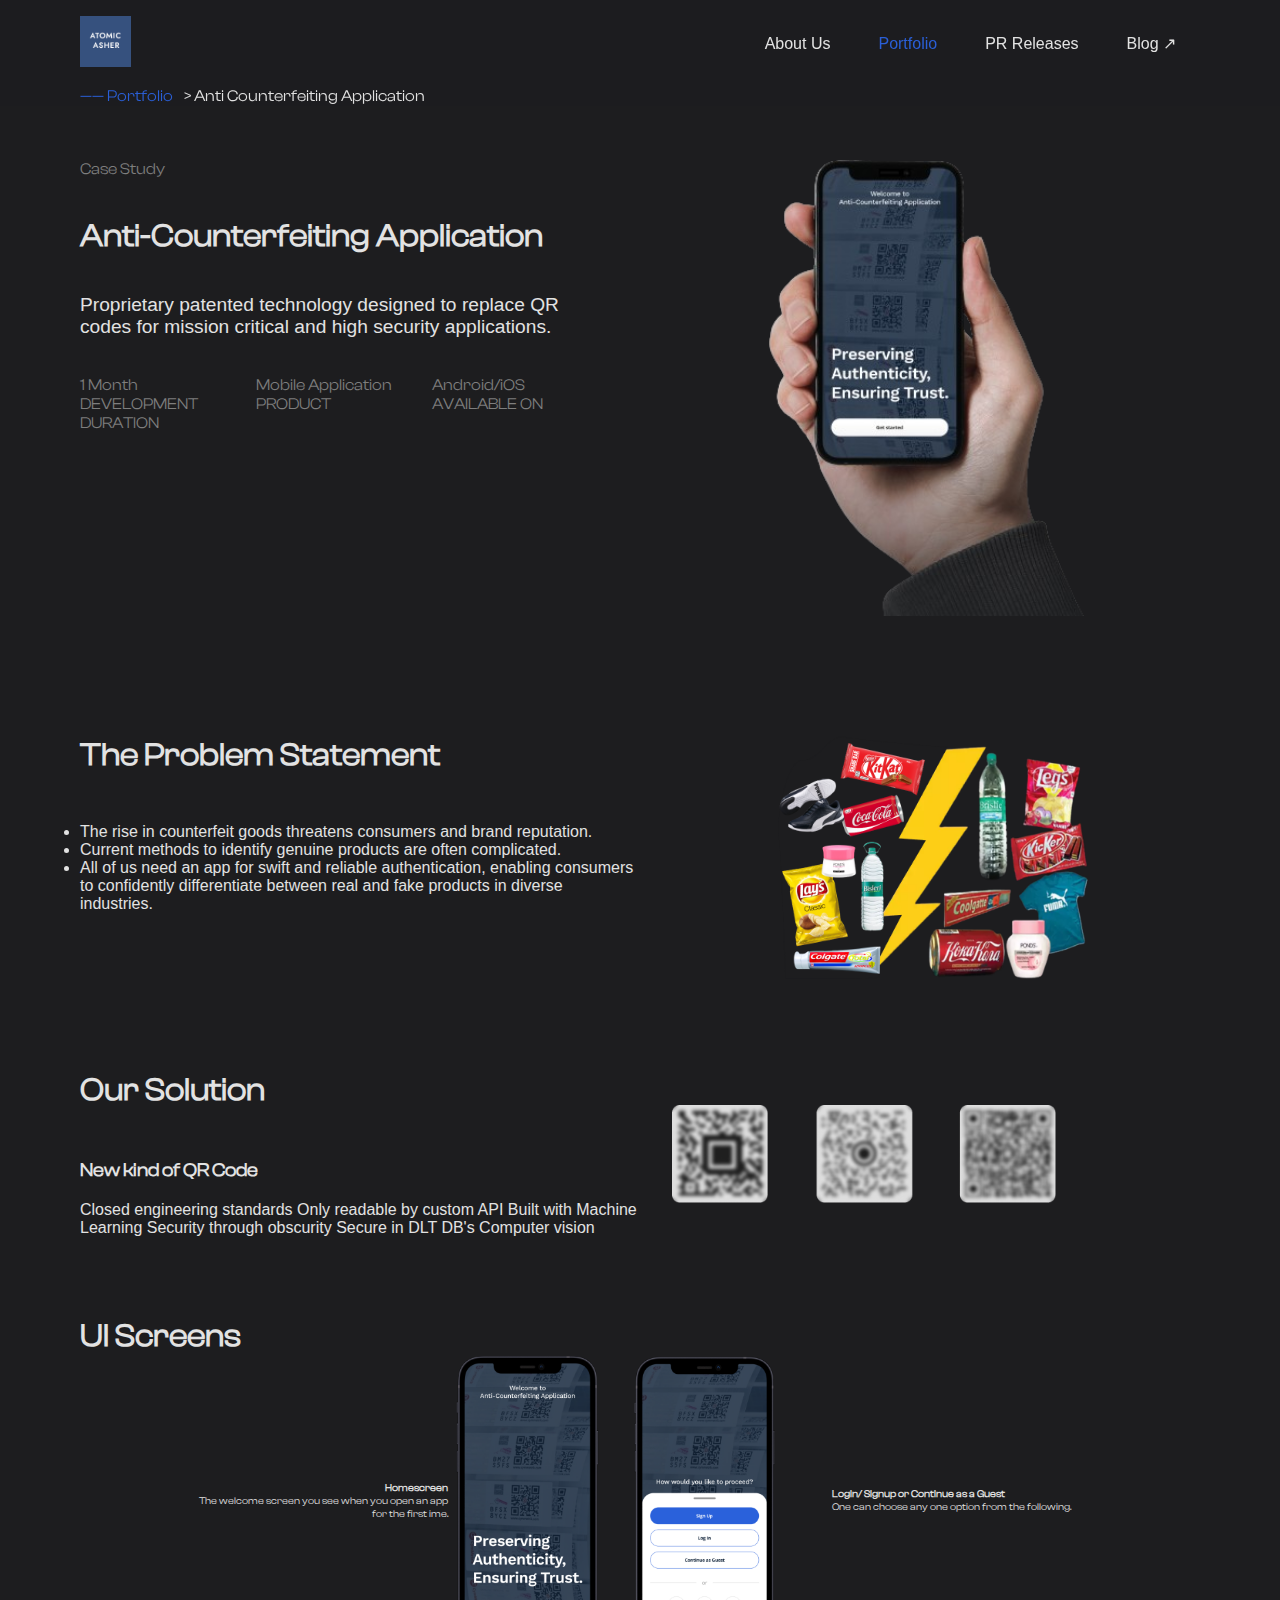
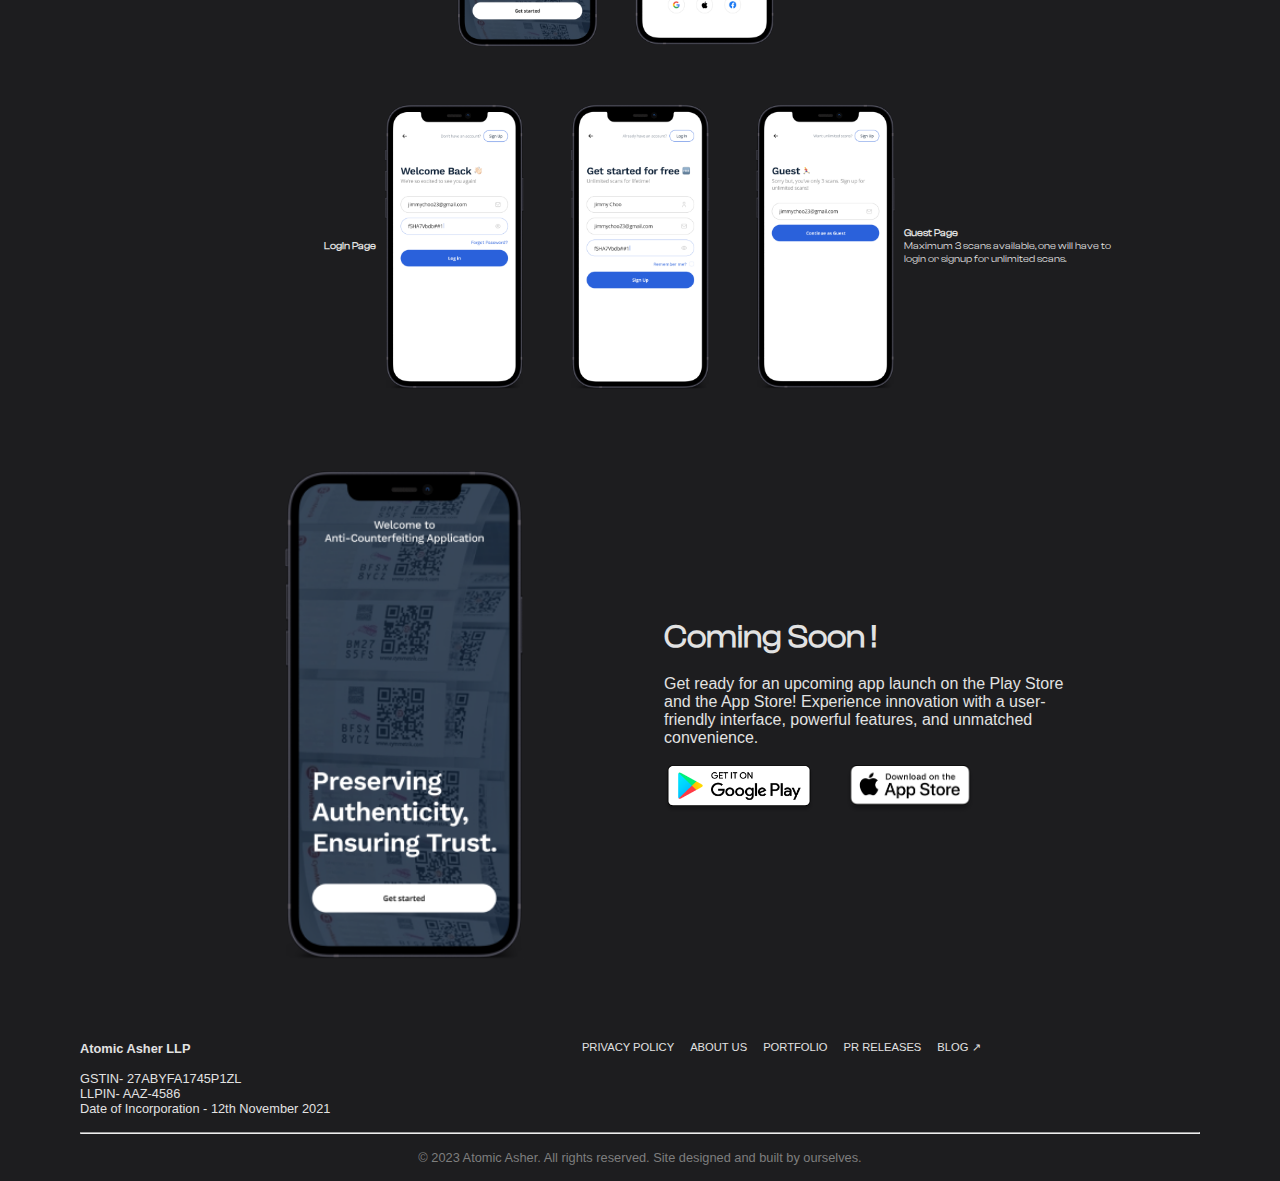
<file: anti-counterfeiting.html>
<!DOCTYPE html>
<html lang="en">
  <head>
    <meta charset="UTF-8" />
    <meta name="viewport" content="width=device-width, initial-scale=1.0" />
    <title>Atomic Asher LLP - Portfolio</title>
    <link rel="stylesheet" href="style2.css" />
    <link
      rel="stylesheet"
      href="https://cdnjs.cloudflare.com/ajax/libs/font-awesome/6.4.2/css/all.min.css"
      integrity="sha512-z3gLpd7yknf1YoNbCzqRKc4qyor8gaKU1qmn+CShxbuBusANI9QpRohGBreCFkKxLhei6S9CQXFEbbKuqLg0DA=="
      crossorigin="anonymous"
      referrerpolicy="no-referrer"
    />
    <link rel="icon" type="image/x-icon" href="images/favicon.jpg" />
    <!--Crisp Tag -->
<script type="text/javascript">window.$crisp=[];window.CRISP_WEBSITE_ID="6914168d-ff5f-43cf-b4d9-f73fb78c882f";(function(){d=document;s=d.createElement("script");s.src="https://client.crisp.chat/l.js";s.async=1;d.getElementsByTagName("head")[0].appendChild(s);})();</script>

  </head>
  <!-- Google tag (gtag.js) -->
  <script
    async
    src="https://www.googletagmanager.com/gtag/js?id=G-ZQ9GLXJN5R"
  ></script>
  <script>
    window.dataLayer = window.dataLayer || [];
    function gtag() {
      dataLayer.push(arguments);
    }
    gtag("js", new Date());

    gtag("config", "G-ZQ9GLXJN5R");
  </script>
  <body>
    <section class="nav-section">
      <nav class="navbar">
        <a href="index.html"
          ><img class="logo-img" src="images/Logo-256x256.jpg" alt="Logo"
        /></a>
        <div class="nav-items">
          <a class="non-blue-txt" href="index.html">About Us</a>
          <a class="blue-link" href="portfolio.html">Portfolio</a>
          <a class="non-blue-txt" href="press-releases.html">PR Releases</a>
          <a class="non-blue-txt" href="https://blog.atomicasher.com/"
            >Blog ↗</a
          >
        </div>
      </nav>
      <div class="nav-sub-txt">
        <p>
          <a class="blue-link" href="portfolio.html">—— Portfolio</a> > Anti
          Counterfeiting Application
        </p>
      </div>
    </section>
    <section class="hero-section">
      <div class="hero-content-wrapper">
        <div class="hero-content-left">
          <p class="grey-txt">Case Study</p>
          <br /><br />
          <div class="title-wrapper">
            <h1 class="title">Anti-Counterfeiting Application</h1>
          </div>
          <br /><br />
          <p class="case-study-info open-sans-font">
            Proprietary patented technology designed to replace QR codes for
            mission critical and high security applications.
          </p>
          <br /><br />
          <div class="info-wrapper grey-txt">
            <p>1 Month<br />DEVELOPMENT<br />DURATION</p>
            <p>Mobile Application<br />PRODUCT</p>
            <p>Android/iOS<br />AVAILABLE ON</p>
          </div>
        </div>
        <div class="hero-content-right">
          <img
            class="free-hand-mockup"
            src="images/free-hand-counterfeiting.png"
            alt="IPhone Mockup"
          />
        </div>
      </div>
    </section>
    <section class="ps-section">
      <div class="ps-left">
        <h1 class="title ps-title">The Problem Statement</h1>
        <ul class="open-sans-font">
          <li>
            The rise in counterfeit goods threatens consumers and brand
            reputation.
          </li>
          <li>
            Current methods to identify genuine products are often complicated.
          </li>
          <li>
            All of us need an app for swift and reliable authentication,
            enabling consumers to confidently differentiate between real and
            fake products in diverse industries.
          </li>
        </ul>
      </div>
      <div class="ps-right">
        <img
          class="whatsapp-number-cleaner-ps-img"
          src="images/counterfeiting-ps-img.png"
          alt="Anti Counterfeiting Image"
        />
      </div>
    </section>
    <section class="our-soln-section">
      <div class="our-soln-left">
        <h1 class="title ps-title">Our Solution</h1>
        <h3>New kind of QR Code</h3>
        <br />
        <p class="open-sans-font">
          Closed engineering standards Only readable by custom API Built with
          Machine Learning Security through obscurity Secure in DLT DB's
          Computer vision
        </p>
      </div>
      <div class="our-soln-right-counterfeiting">
        <img class="new-qrs-ps-img" src="images/new-qrs-img.png" alt="" />
      </div>
    </section>
    <section class="ui-screens-section">
      <h1 class="title ui-screens-title">UI Screens</h1>
      <div class="ui-screens-1">
        <div class="ui-txt1 left-txt">
          <h4>Homescreen</h4>
          <p>
            The welcome screen you see when you open an app for the first ime.
          </p>
        </div>
        <img
          class="ui-screen-1-img"
          src="images/ui-screens1.png"
          alt="Login and signup screens"
        />
        <div class="ui-txt1 right-txt">
          <h4>Login/ Signup or Continue as a Guest</h4>
          <p>One can choose any one option from the following.</p>
        </div>
      </div>
      <br /><br /><br />
      <div class="ui-screens-2">
        <div class="ui-txt2 left-txt"><h4>Login Page</h4></div>
        <img
          class="ui-screen-2-img"
          src="images/ui-screens2.png"
          alt="Login and signup screens"
        />
        <div class="ui-txt2 right-txt">
          <h4>Guest Page</h4>
          <p>
            Maximum 3 scans available, one will have to login or signup for
            unlimited scans.
          </p>
        </div>
      </div>
    </section>
    <section class="download-section">
      <div class="download-left">
        <img
          class="download-phone-img"
          src="images/counterfeiting-app-mockup.png"
          alt=""
        />
      </div>
      <div class="download-right">
        <h1>Coming Soon !</h1>
        <br />
        <p>
          Get ready for an upcoming app launch on the Play Store and the App
          Store! Experience innovation with a user-friendly interface, powerful
          features, and unmatched convenience.
        </p>
        <br />
        <div class="store-icon-wrapper">
          <img
            class="store-icon"
            src="images/googleplay_badge.png"
            alt="Google PlayStore Link"
          />
          <img
            class="store-icon"
            src="images/appstore_badge.png"
            alt="App Store Link"
          />
        </div>
      </div>
    </section>
    <footer class="footer">
      <div class="footer-wrapper">
        <div class="details-footer">
          <h4>Atomic Asher LLP</h4>
          <br />
          <p>GSTIN- 27ABYFA1745P1ZL</p>
          <p>LLPIN- AAZ-4586</p>
          <p>Date of Incorporation - 12th November 2021</p>
        </div>

        <div class="links-footer">
          <div class="mains">
            <a href="privacy.html">PRIVACY POLICY</a>
            <a class="non-blue-txt" href="index.html">ABOUT US</a>
            <a class="blue-link" href="portfolio.html">PORTFOLIO</a>
            <a class="non-blue-txt" href="press-releases.html">PR RELEASES</a>
            <a class="non-blue-txt" href="https://blog.atomicasher.com/"
              >BLOG ↗</a
            >
          </div>
          <div class="icon-wrapper">
            <a href="https://www.linkedin.com/company/atomic-asher-llp/"
              ><i class="fa-brands fa-linkedin-in footer-icon"></i
            ></a>
            <a href="https://twitter.com/AtomicAsher">
              <i class="fa-brands fa-twitter footer-icon"></i
            ></a>
            <a href="https://www.instagram.com/atomicasher/"
              ><i class="fa-brands fa-instagram footer-icon"></i
            ></a>
            <!--<a href="mailto:"
              ><i class="fa-solid fa-envelope footer-icon"></i
            ></a>-->
          </div>
        </div>
      </div>
      <hr />
      <p class="footer-sub grey-txt">
        © 2023 Atomic Asher. All rights reserved. Site designed and built by
        ourselves.
      </p>
    </footer>
    <script src="index.js"></script>
  </body>
</html>
</file>
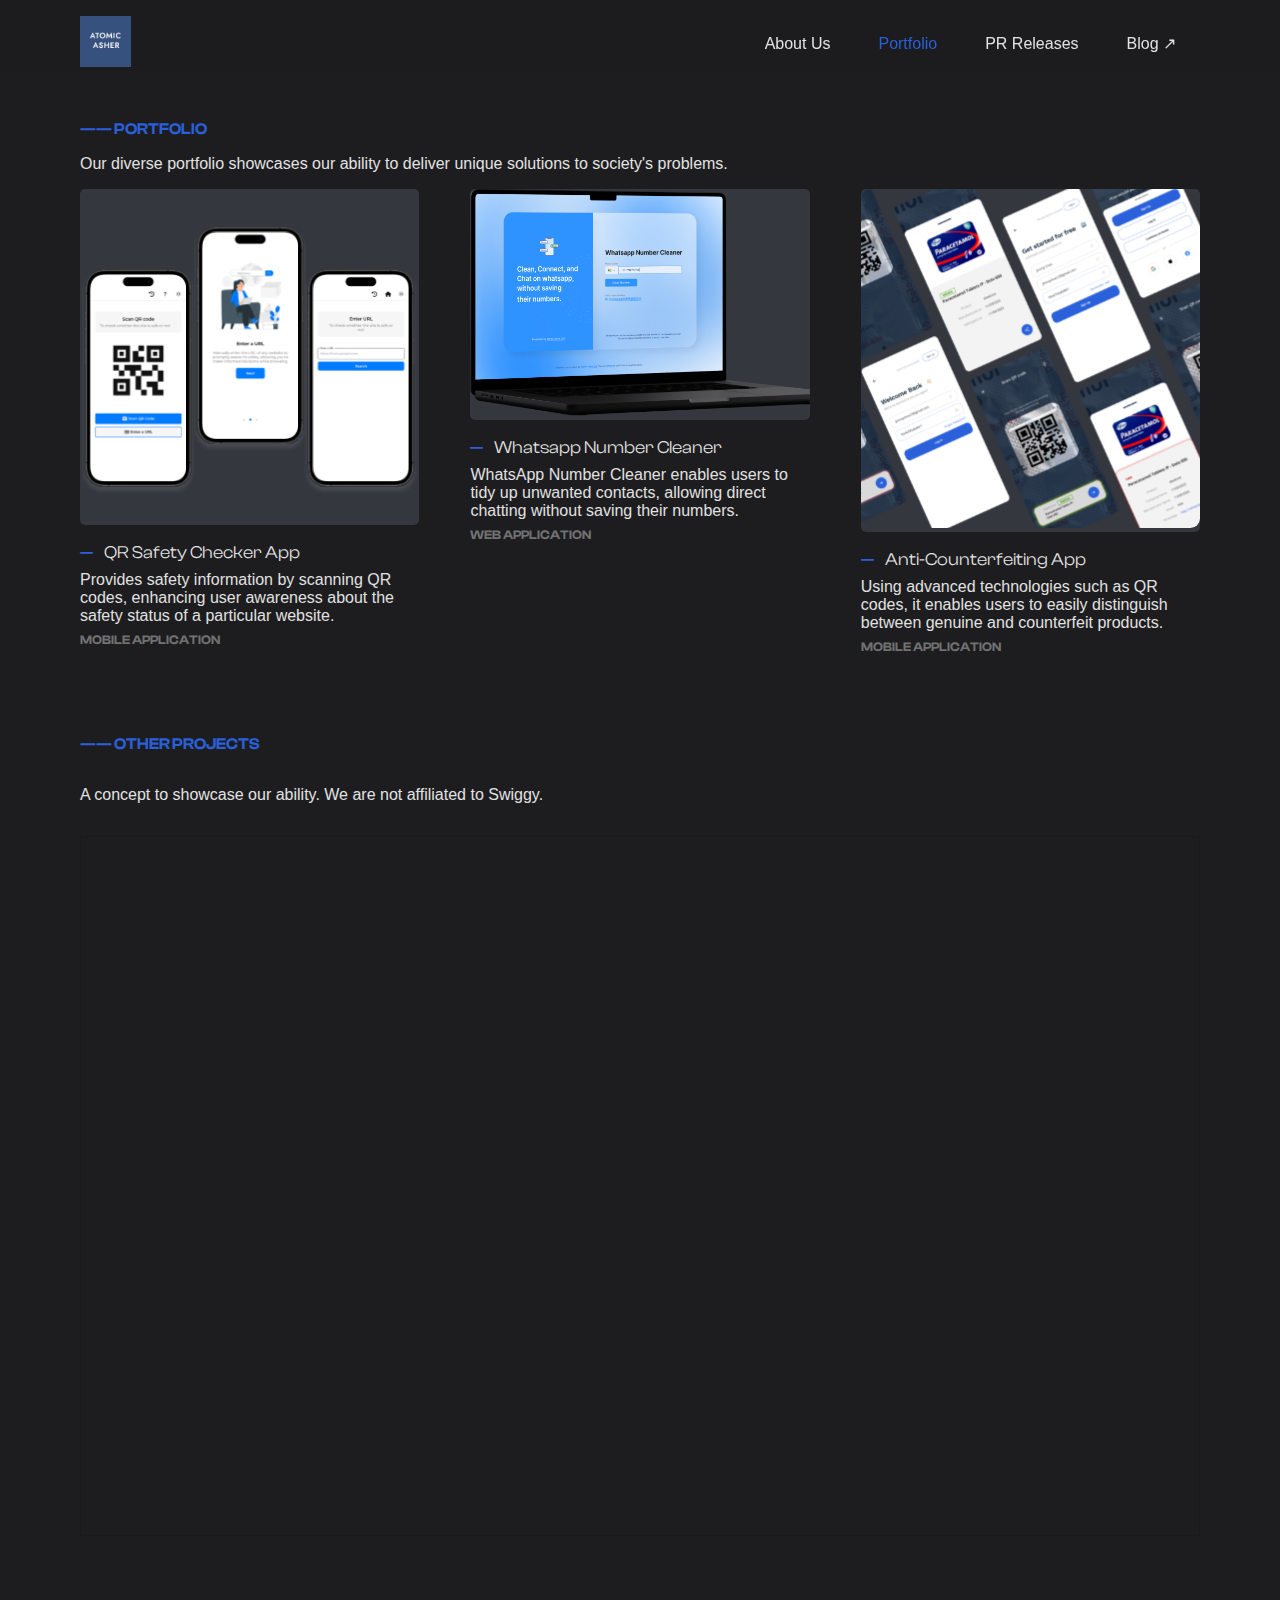
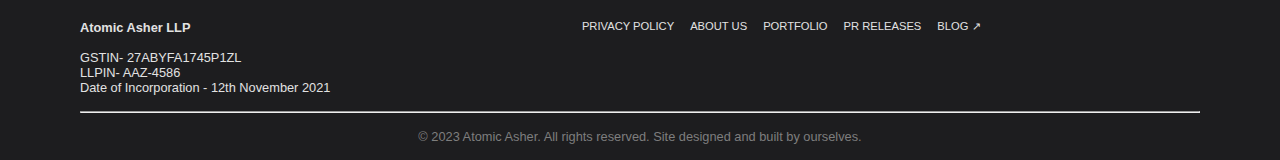
<file: portfolio.html>
<!DOCTYPE html>
<html lang="en">
  <head>
    <meta charset="UTF-8" />
    <meta name="viewport" content="width=device-width, initial-scale=1.0" />
    <title>Atomic Asher LLP - Portfolio</title>
    <link rel="stylesheet" href="style2.css" />
    <link
      rel="stylesheet"
      href="https://cdnjs.cloudflare.com/ajax/libs/font-awesome/6.4.2/css/all.min.css"
      integrity="sha512-z3gLpd7yknf1YoNbCzqRKc4qyor8gaKU1qmn+CShxbuBusANI9QpRohGBreCFkKxLhei6S9CQXFEbbKuqLg0DA=="
      crossorigin="anonymous"
      referrerpolicy="no-referrer"
    />
    <link rel="icon" type="image/x-icon" href="images/favicon.jpg" />
    <!--Crisp Tag -->
<script type="text/javascript">window.$crisp=[];window.CRISP_WEBSITE_ID="6914168d-ff5f-43cf-b4d9-f73fb78c882f";(function(){d=document;s=d.createElement("script");s.src="https://client.crisp.chat/l.js";s.async=1;d.getElementsByTagName("head")[0].appendChild(s);})();</script>

  </head>
  <!-- Google tag (gtag.js) -->
  <script
    async
    src="https://www.googletagmanager.com/gtag/js?id=G-ZQ9GLXJN5R"
  ></script>
  <script>
    window.dataLayer = window.dataLayer || [];
    function gtag() {
      dataLayer.push(arguments);
    }
    gtag("js", new Date());

    gtag("config", "G-ZQ9GLXJN5R");
  </script>
  <body>
    <section class="nav-section">
      <nav class="navbar">
        <a href="index.html"
          ><img class="logo-img" src="images/Logo-256x256.jpg" alt="Logo"
        /></a>
        <div class="nav-items">
          <a class="non-blue-txt" href="index.html">About Us</a>
          <a class="blue-link" href="portfolio.html">Portfolio</a>
          <a class="non-blue-txt" href="press-releases.html">PR Releases</a>
          <a class="non-blue-txt" href="https://blog.atomicasher.com/"
            >Blog ↗</a
          >
        </div>
      </nav>
    </section>

    <section class="portfolio-section">
      <p class="portfolio-heading">—— PORTFOLIO</p>
      <p class="portfolio-sub-txt">
        Our diverse portfolio showcases our ability to deliver unique solutions
        to society's problems.
      </p>
      <div class="portfolio-main-wrapper">
        <div class="portfolio-item item1">
          <a href="qr-scanner.html"
            ><div class="img-wrapper">
              <img src="images/qr-scanner-img.svg" alt="QR scanner app" /></div
          ></a>
          <p class="sub-heading">
            <span class="dash blue-link">—</span> QR Safety Checker App
          </p>
          <p class="sub-main">
            Provides safety information by scanning QR codes, enhancing user
            awareness about the safety status of a particular website.
          </p>
          <p class="sub-footer">MOBILE APPLICATION</p>
        </div>
        <div class="portfolio-item item2">
          <div class="img-wrapper">
            <a href="whatsapp-number-cleaner.html"
              ><img
                src="images/whatsapp_mockup.png"
                alt="Whatsapp Cleaner Website"
            /></a>
          </div>
          <p class="sub-heading">
            <span class="dash blue-link">—</span> Whatsapp Number Cleaner
          </p>
          <p class="sub-main">
            WhatsApp Number Cleaner enables users to tidy up unwanted contacts,
            allowing direct chatting without saving their numbers.
          </p>
          <p class="sub-footer">WEB APPLICATION</p>
        </div>
        <div class="portfolio-item item3">
          <div class="img-wrapper">
            <a href="anti-counterfeiting.html"
              ><img
                src="images/anti-counterfeiting-img.svg"
                alt="Ant-Counterfeiting Application"
            /></a>
          </div>
          <p class="sub-heading">
            <span class="dash blue-link">—</span> Anti-Counterfeiting App
          </p>
          <p class="sub-main">
            Using advanced technologies such as QR codes, it enables users to
            easily distinguish between genuine and counterfeit products.
          </p>
          <p class="sub-footer">MOBILE APPLICATION</p>
        </div>
      </div>
    </section>
    <section id="other-projects" class="other-projects">
      <p class="other-projects-header">—— OTHER PROJECTS</p>
      <p class="other-projects-main">
        A concept to showcase our ability. We are not affiliated to Swiggy.
      </p>
      <iframe
        style="border: 1px solid rgba(0, 0, 0, 0.1)"
        width="100%"
        height="700"
        src="https://www.figma.com/embed?embed_host=share&url=https%3A%2F%2Fwww.figma.com%2Fproto%2FbNUa1EfS1YTq2tRyTeiWHF%2FSwiggy-Gifting-made-easy---by-Atomic-Asher-LLP%3Fpage-id%3D0%253A1%26type%3Ddesign%26node-id%3D1-235%26viewport%3D504%252C379%252C0.12%26t%3D8IphqUxr03TsWRrA-1%26scaling%3Dscale-down-width%26starting-point-node-id%3D1%253A235%26mode%3Ddesign"
        allowfullscreen
      ></iframe>
    </section>
    <footer class="footer">
      <div class="footer-wrapper">
        <div class="details-footer">
          <h4>Atomic Asher LLP</h4>
          <br />
          <p>GSTIN- 27ABYFA1745P1ZL</p>
          <p>LLPIN- AAZ-4586</p>
          <p>Date of Incorporation - 12th November 2021</p>
        </div>

        <div class="links-footer">
          <div class="mains">
            <a href="privacy.html">PRIVACY POLICY</a>
            <a class="non-blue-txt" href="index.html">ABOUT US</a>
            <a class="blue-link" href="portfolio.html">PORTFOLIO</a>
            <a class="non-blue-txt" href="press-releases.html">PR RELEASES</a>
            <a class="non-blue-txt" href="https://blog.atomicasher.com/"
              >BLOG ↗</a
            >
          </div>
          <div class="icon-wrapper">
            <a href="https://www.linkedin.com/company/atomic-asher-llp/"
              ><i class="fa-brands fa-linkedin-in footer-icon"></i
            ></a>
            <a href="https://twitter.com/AtomicAsher">
              <i class="fa-brands fa-twitter footer-icon"></i
            ></a>
            <a href="https://www.instagram.com/atomicasher/"
              ><i class="fa-brands fa-instagram footer-icon"></i
            ></a>
            <!--<a href="mailto:"
              ><i class="fa-solid fa-envelope footer-icon"></i
            ></a>-->
          </div>
        </div>
      </div>
      <hr />
      <p class="footer-sub grey-txt">
        © 2023 Atomic Asher. All rights reserved. Site designed and built by
        ourselves.
      </p>
    </footer>
    <script src="index.js"></script>
  </body>
</html>
</file>
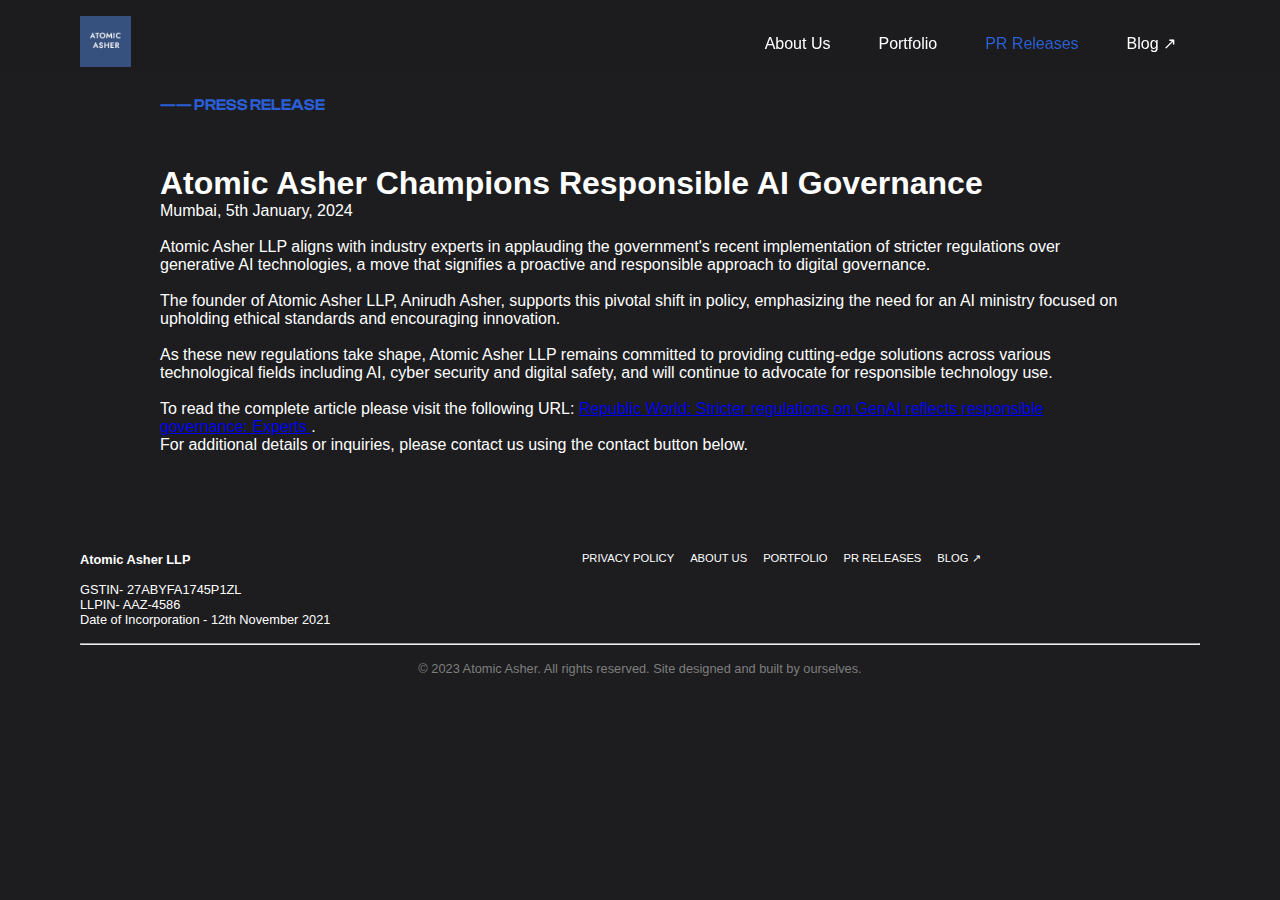
<file: press-releases-AIministry.html>
<!DOCTYPE html>
<html lang="en">
  <head>
    <meta charset="UTF-8" />
    <meta name="viewport" content="width=device-width, initial-scale=1.0" />
    <title>Press Release - Responsible AI Governance | Atomic Asher LLP</title>
    <link rel="stylesheet" href="style4.css" />
    <link
      rel="stylesheet"
      href="https://cdnjs.cloudflare.com/ajax/libs/font-awesome/6.4.2/css/all.min.css"
      integrity="sha512-z3gLpd7yknf1YoNbCzqRKc4qyor8gaKU1qmn+CShxbuBusANI9QpRohGBreCFkKxLhei6S9CQXFEbbKuqLg0DA=="
      crossorigin="anonymous"
      referrerpolicy="no-referrer"
    />
    <link rel="icon" type="image/x-icon" href="images/favicon.jpg" />
    <script
      async
      src="https://www.googletagmanager.com/gtag/js?id=G-ZQ9GLXJN5R"
    ></script>
    <script>
      window.dataLayer = window.dataLayer || [];
      function gtag() {
        dataLayer.push(arguments);
      }
      gtag("js", new Date());

      gtag("config", "G-ZQ9GLXJN5R");
    </script>
  </head>
  <body>
    <section class="nav-section">
      <nav class="navbar">
        <a href="index.html"
          ><img class="logo-img" src="images/Logo-256x256.jpg" alt="Logo"
        /></a>
        <div class="nav-items">
          <a class="non-blue-txt" href="index.html">About Us</a>
          <a class="non-blue-txt" href="portfolio.html">Portfolio</a>
          <a class="blue-link" href="press-releases.html">PR Releases</a>
          <a class="non-blue-txt" href="https://blog.atomicasher.com/"
            >Blog ↗</a
          >
        </div>
      </nav>
    </section>

    <section class="press-release">
      <div class="blur-circle-2"></div>
      <p class="press-release-header">—— PRESS RELEASE</p>
      <br />
      <div class="press-release-main-txt">
        <div class="text-box">
          <h1>Atomic Asher Champions Responsible AI Governance</h1>
          <p class="date-location">Mumbai, 5th January, 2024</p>
          <br />
          <p>
            Atomic Asher LLP aligns with industry experts in applauding the government's recent implementation of stricter regulations over generative AI technologies, a move that signifies a proactive and responsible approach to digital governance.
          </p>
          <br />
          <p>
            The founder of Atomic Asher LLP, Anirudh Asher, supports this pivotal shift in policy, emphasizing the need for an AI ministry focused on upholding ethical standards and encouraging innovation.
          </p>
          <br />
          <p>
            As these new regulations take shape, Atomic Asher LLP remains committed to providing cutting-edge solutions across various technological fields including AI, cyber security and digital safety, and will continue to advocate for responsible technology use.
          </p>
          <br />
          <p>
            To read the complete article please visit the following URL: <a href="https://www.republicworld.com/tech/artificial-intelligence/stricter-regulations-on-genai-reflects-responsible-governance-experts/?ref=atomicasher"> Republic World: Stricter regulations on GenAI reflects responsible governance: Experts </a>.
          </p>
          <p>
            For additional details or inquiries, please contact us using the contact button below.
          </p>
          <br />
        </div>
      </div>
    </section>

    <footer class="footer">
      <div class="footer-wrapper">
        <div class="details-footer">
          <h4>Atomic Asher LLP</h4>
          <br />
          <p>GSTIN- 27ABYFA1745P1ZL</p>
          <p>LLPIN- AAZ-4586</p>
          <p>Date of Incorporation - 12th November 2021</p>
        </div>

        <div class="links-footer">
          <div class="mains">
            <a href="privacy.html">PRIVACY POLICY</a>
            <a class="non-blue-txt" href="index.html">ABOUT US</a>
            <a class="blue-link" href="portfolio.html">PORTFOLIO</a>
            <a class="non-blue-txt" href="press-releases.html">PR RELEASES</a>
            <a class="non-blue-txt" href="https://blog.atomicasher.com/"
              >BLOG ↗</a
            >
          </div>
          <div class="icon-wrapper">
            <a href="https://www.linkedin.com/company/atomic-asher-llp/"
              ><i class="fa-brands fa-linkedin-in footer-icon"></i
            ></a>
            <a href="https://twitter.com/AtomicAsher">
              <i class="fa-brands fa-twitter footer-icon"></i
            ></a>
            <a href="https://www.instagram.com/atomicasher/"
              ><i class="fa-brands fa-instagram footer-icon"></i
            ></a>
            <!--<a href="mailto:"
              ><i class="fa-solid fa-envelope footer-icon"></i
            ></a>-->
          </div>
        </div>
      </div>
      <hr />
      <p class="footer-sub grey-txt">
        © 2023 Atomic Asher. All rights reserved. Site designed and built by
        ourselves.
      </p>
    </footer>
    <script src="index.js"></script>
  </body>
</html>
</file>
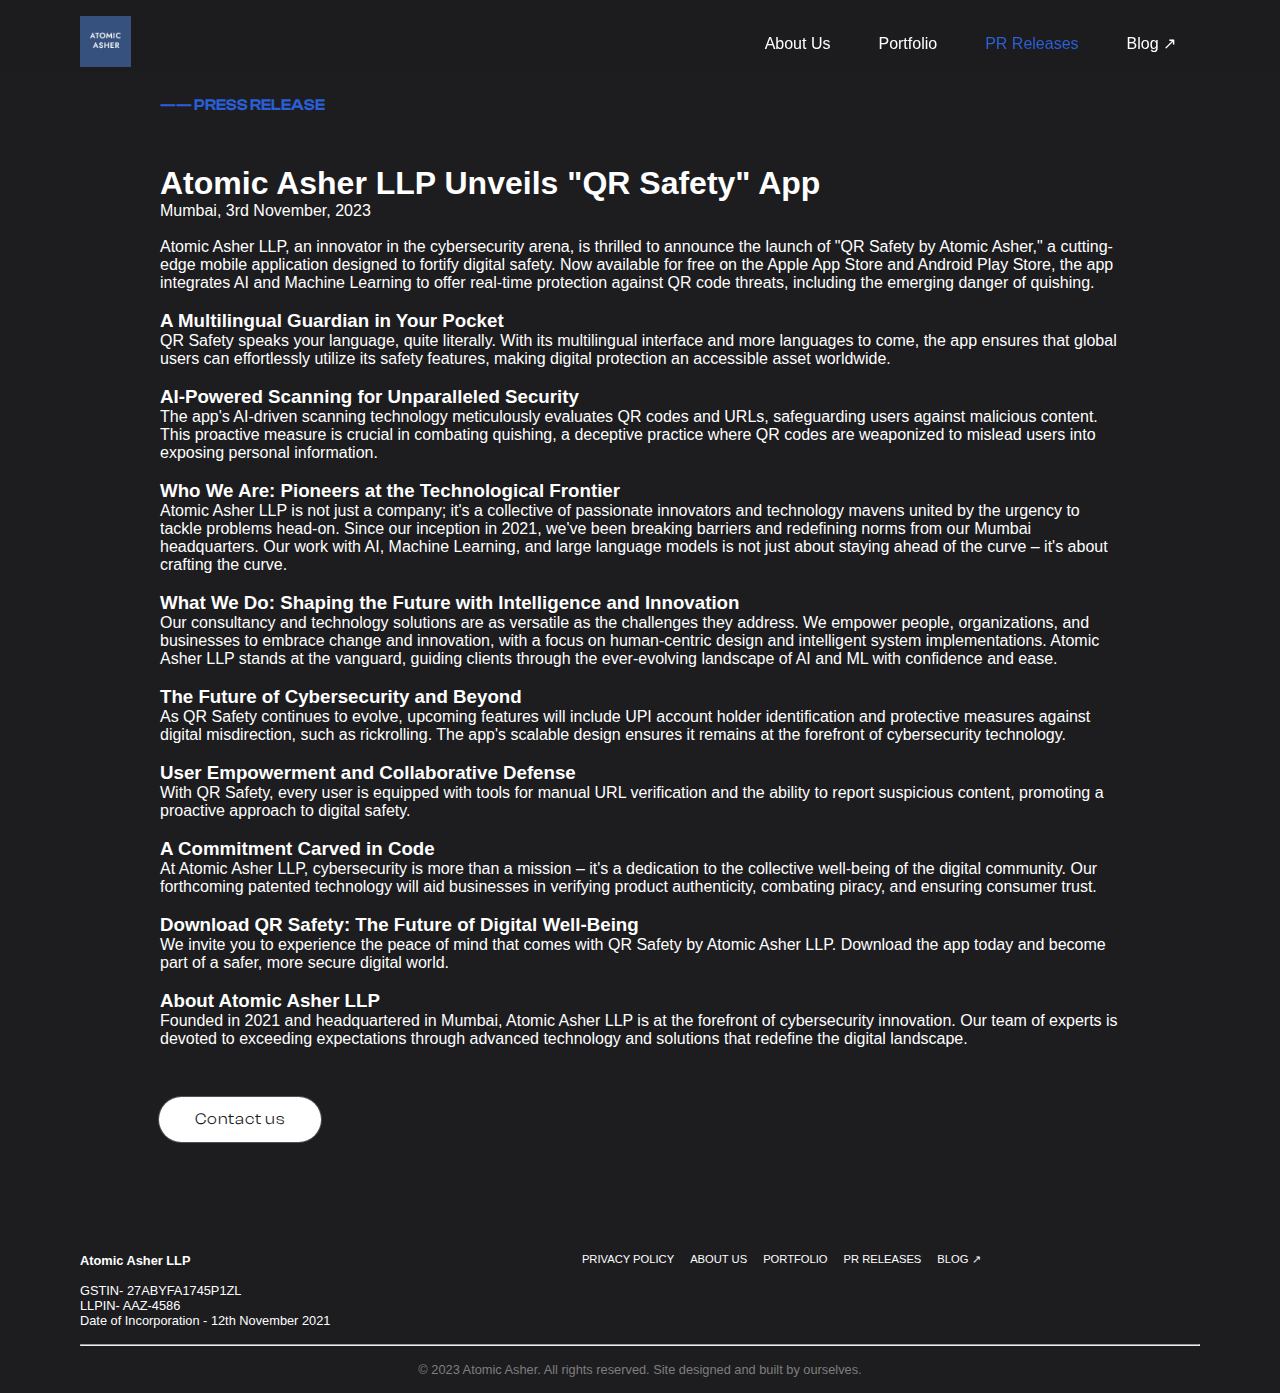
<file: press-releases-QRSafety.html>
<!DOCTYPE html>
<html lang="en">
  <head>
    <meta charset="UTF-8" />
    <meta name="viewport" content="width=device-width, initial-scale=1.0" />
    <title>Press Release - QR Safety App Launch | Atomic Asher LLP</title>
    <link rel="stylesheet" href="style4.css" />
    <link
      rel="stylesheet"
      href="https://cdnjs.cloudflare.com/ajax/libs/font-awesome/6.4.2/css/all.min.css"
      integrity="sha512-z3gLpd7yknf1YoNbCzqRKc4qyor8gaKU1qmn+CShxbuBusANI9QpRohGBreCFkKxLhei6S9CQXFEbbKuqLg0DA=="
      crossorigin="anonymous"
      referrerpolicy="no-referrer"
    />
    <link rel="icon" type="image/x-icon" href="images/favicon.jpg" />
    <script
      async
      src="https://www.googletagmanager.com/gtag/js?id=G-ZQ9GLXJN5R"
    ></script>
    <script>
      window.dataLayer = window.dataLayer || [];
      function gtag() {
        dataLayer.push(arguments);
      }
      gtag("js", new Date());

      gtag("config", "G-ZQ9GLXJN5R");
    </script>
  </head>
  <body>
    <section class="nav-section">
      <nav class="navbar">
        <a href="index.html"
          ><img class="logo-img" src="images/Logo-256x256.jpg" alt="Logo"
        /></a>
        <div class="nav-items">
          <a class="non-blue-txt" href="index.html">About Us</a>
          <a class="non-blue-txt" href="portfolio.html">Portfolio</a>
          <a class="blue-link" href="press-releases.html">PR Releases</a>
          <a class="non-blue-txt" href="https://blog.atomicasher.com/"
            >Blog ↗</a
          >
        </div>
      </nav>
    </section>

    <section class="press-release">
      <div class="blur-circle-2"></div>
      <p class="press-release-header">—— PRESS RELEASE</p>
      <br />
      <div class="press-release-main-txt">
        <div class="text-box">
          <h1>Atomic Asher LLP Unveils "QR Safety" App</h1>
          <p class="date-location">Mumbai, 3rd November, 2023</p>
          <br />
          <p>
            Atomic Asher LLP, an innovator in the cybersecurity arena, is
            thrilled to announce the launch of "QR Safety by Atomic Asher," a
            cutting-edge mobile application designed to fortify digital safety.
            Now available for free on the Apple App Store and Android Play
            Store, the app integrates AI and Machine Learning to offer real-time
            protection against QR code threats, including the emerging danger of
            quishing.
          </p>
          <br />

          <h3>A Multilingual Guardian in Your Pocket</h3>
          <p>
            QR Safety speaks your language, quite literally. With its
            multilingual interface and more languages to come, the app ensures
            that global users can effortlessly utilize its safety features,
            making digital protection an accessible asset worldwide.
          </p>
          <br />

          <h3>AI-Powered Scanning for Unparalleled Security</h3>
          <p>
            The app's AI-driven scanning technology meticulously evaluates QR
            codes and URLs, safeguarding users against malicious content. This
            proactive measure is crucial in combating quishing, a deceptive
            practice where QR codes are weaponized to mislead users into
            exposing personal information.
          </p>
          <br />

          <h3>Who We Are: Pioneers at the Technological Frontier</h3>
          <p>
            Atomic Asher LLP is not just a company; it's a collective of
            passionate innovators and technology mavens united by the urgency to
            tackle problems head-on. Since our inception in 2021, we've been
            breaking barriers and redefining norms from our Mumbai headquarters.
            Our work with AI, Machine Learning, and large language models is not
            just about staying ahead of the curve – it's about crafting the
            curve.
          </p>
          <br />

          <h3>
            What We Do: Shaping the Future with Intelligence and Innovation
          </h3>
          <p>
            Our consultancy and technology solutions are as versatile as the
            challenges they address. We empower people, organizations, and
            businesses to embrace change and innovation, with a focus on
            human-centric design and intelligent system implementations. Atomic
            Asher LLP stands at the vanguard, guiding clients through the
            ever-evolving landscape of AI and ML with confidence and ease.
          </p>
          <br />

          <h3>The Future of Cybersecurity and Beyond</h3>
          <p>
            As QR Safety continues to evolve, upcoming features will include UPI
            account holder identification and protective measures against
            digital misdirection, such as rickrolling. The app's scalable design
            ensures it remains at the forefront of cybersecurity technology.
          </p>
          <br />

          <h3>User Empowerment and Collaborative Defense</h3>
          <p>
            With QR Safety, every user is equipped with tools for manual URL
            verification and the ability to report suspicious content, promoting
            a proactive approach to digital safety.
          </p>
          <br />

          <h3>A Commitment Carved in Code</h3>
          <p>
            At Atomic Asher LLP, cybersecurity is more than a mission – it's a
            dedication to the collective well-being of the digital community.
            Our forthcoming patented technology will aid businesses in verifying
            product authenticity, combating piracy, and ensuring consumer trust.
          </p>
          <br />

          <h3>Download QR Safety: The Future of Digital Well-Being</h3>
          <p>
            We invite you to experience the peace of mind that comes with QR
            Safety by Atomic Asher LLP. Download the app today and become part
            of a safer, more secure digital world.
          </p>
          <br />

          <h3>About Atomic Asher LLP</h3>
          <p>
            Founded in 2021 and headquartered in Mumbai, Atomic Asher LLP is at
            the forefront of cybersecurity innovation. Our team of experts is
            devoted to exceeding expectations through advanced technology and
            solutions that redefine the digital landscape.
          </p>
          <br />

          <a href="index.html#contact"
            ><button class="cta-btn">Contact us</button></a
          >
          <br />
        </div>
      </div>
    </section>

    <footer class="footer">
      <div class="footer-wrapper">
        <div class="details-footer">
          <h4>Atomic Asher LLP</h4>
          <br />
          <p>GSTIN- 27ABYFA1745P1ZL</p>
          <p>LLPIN- AAZ-4586</p>
          <p>Date of Incorporation - 12th November 2021</p>
        </div>

        <div class="links-footer">
          <div class="mains">
            <a href="privacy.html">PRIVACY POLICY</a>
            <a class="non-blue-txt" href="index.html">ABOUT US</a>
            <a class="blue-link" href="portfolio.html">PORTFOLIO</a>
            <a class="non-blue-txt" href="press-releases.html">PR RELEASES</a>
            <a class="non-blue-txt" href="https://blog.atomicasher.com/"
              >BLOG ↗</a
            >
          </div>
          <div class="icon-wrapper">
            <a href="https://www.linkedin.com/company/atomic-asher-llp/"
              ><i class="fa-brands fa-linkedin-in footer-icon"></i
            ></a>
            <a href="https://twitter.com/AtomicAsher">
              <i class="fa-brands fa-twitter footer-icon"></i
            ></a>
            <a href="https://www.instagram.com/atomicasher/"
              ><i class="fa-brands fa-instagram footer-icon"></i
            ></a>
            <!--<a href="mailto:"
              ><i class="fa-solid fa-envelope footer-icon"></i
            ></a>-->
          </div>
        </div>
      </div>
      <hr />
      <p class="footer-sub grey-txt">
        © 2023 Atomic Asher. All rights reserved. Site designed and built by
        ourselves.
      </p>
    </footer>
    <script src="index.js"></script>
  </body>
</html>
</file>
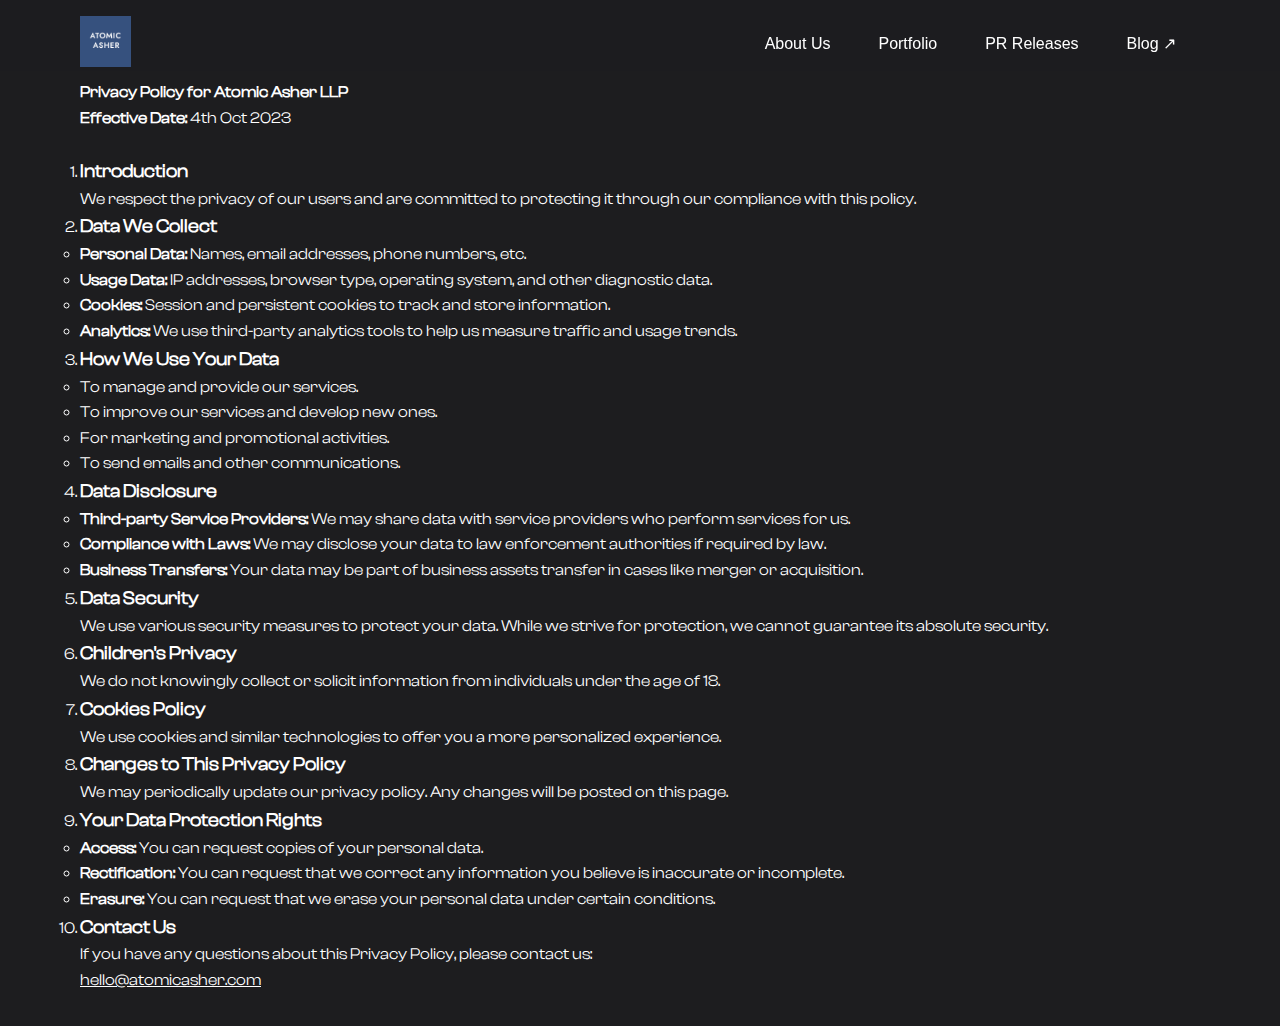
<file: privacy.html>
<!DOCTYPE html>
<html lang="en">
  <head>
    <meta charset="UTF-8" />
    <meta name="viewport" content="width=device-width, initial-scale=1.0" />
    <title>Privacy</title>
    <link rel="icon" type="image/x-icon" href="images/favicon.jpg" />
    <link rel="stylesheet" href="style3.css" />
    <!--Crisp Tag -->
<script type="text/javascript">window.$crisp=[];window.CRISP_WEBSITE_ID="6914168d-ff5f-43cf-b4d9-f73fb78c882f";(function(){d=document;s=d.createElement("script");s.src="https://client.crisp.chat/l.js";s.async=1;d.getElementsByTagName("head")[0].appendChild(s);})();</script>

  </head>
  <!-- Google tag (gtag.js) -->
  <script
    async
    src="https://www.googletagmanager.com/gtag/js?id=G-ZQ9GLXJN5R"
  ></script>
  <script>
    window.dataLayer = window.dataLayer || [];
    function gtag() {
      dataLayer.push(arguments);
    }
    gtag("js", new Date());

    gtag("config", "G-ZQ9GLXJN5R");
  </script>
  <body>
    <section class="nav-section">
      <nav class="navbar">
        <a href="index.html"
          ><img class="logo-img" src="images/Logo-256x256.jpg" alt="Logo"
        /></a>
        <div class="nav-items">
          <a class="non-blue-txt" href="index.html">About Us</a>
          <a class="non-blue-txt" href="portfolio.html">Portfolio</a>
          <a class="non-blue-txt" href="press-releases.html">PR Releases</a>
          <a class="non-blue-txt" href="https://blog.atomicasher.com/"
            >Blog ↗</a
          >
        </div>
      </nav>
    </section>
    <section class="privacy-section">
      <h1 class="header">Privacy Policy for Atomic Asher LLP</h1>
      <p><strong>Effective Date:</strong> 4th Oct 2023</p>
      <br />
      <ol>
        <li>
          <h3>Introduction</h3>
          <p>
            We respect the privacy of our users and are committed to protecting
            it through our compliance with this policy.
          </p>
        </li>
        <li>
          <h3>Data We Collect</h3>
          <ul>
            <li>
              <strong>Personal Data:</strong> Names, email addresses, phone
              numbers, etc.
            </li>
            <li>
              <strong>Usage Data:</strong> IP addresses, browser type, operating
              system, and other diagnostic data.
            </li>
            <li>
              <strong>Cookies:</strong> Session and persistent cookies to track
              and store information.
            </li>
            <li>
              <strong>Analytics:</strong> We use third-party analytics tools to
              help us measure traffic and usage trends.
            </li>
          </ul>
        </li>
        <li>
          <h3>How We Use Your Data</h3>
          <ul>
            <li>To manage and provide our services.</li>
            <li>To improve our services and develop new ones.</li>
            <li>For marketing and promotional activities.</li>
            <li>To send emails and other communications.</li>
          </ul>
        </li>
        <li>
          <h3>Data Disclosure</h3>
          <ul>
            <li>
              <strong>Third-party Service Providers:</strong> We may share data
              with service providers who perform services for us.
            </li>
            <li>
              <strong>Compliance with Laws:</strong> We may disclose your data
              to law enforcement authorities if required by law.
            </li>
            <li>
              <strong>Business Transfers:</strong> Your data may be part of
              business assets transfer in cases like merger or acquisition.
            </li>
          </ul>
        </li>
        <li>
          <h3>Data Security</h3>
          <p>
            We use various security measures to protect your data. While we
            strive for protection, we cannot guarantee its absolute security.
          </p>
        </li>
        <li>
          <h3>Children's Privacy</h3>
          <p>
            We do not knowingly collect or solicit information from individuals
            under the age of 18.
          </p>
        </li>
        <li>
          <h3>Cookies Policy</h3>
          <p>
            We use cookies and similar technologies to offer you a more
            personalized experience.
          </p>
        </li>
        <li>
          <h3>Changes to This Privacy Policy</h3>
          <p>
            We may periodically update our privacy policy. Any changes will be
            posted on this page.
          </p>
        </li>
        <li>
          <h3>Your Data Protection Rights</h3>
          <ul>
            <li>
              <strong>Access:</strong> You can request copies of your personal
              data.
            </li>
            <li>
              <strong>Rectification:</strong> You can request that we correct
              any information you believe is inaccurate or incomplete.
            </li>
            <li>
              <strong>Erasure:</strong> You can request that we erase your
              personal data under certain conditions.
            </li>
          </ul>
        </li>
        <li>
          <h3>Contact Us</h3>
          <p>
            If you have any questions about this Privacy Policy, please contact
            us:
          </p>
          <a class="email" href="mailto:hello@atomicasher.com"
            >hello@atomicasher.com</a
          >
        </li>
      </ol>
    </section>
  </body>
</html>
</file>
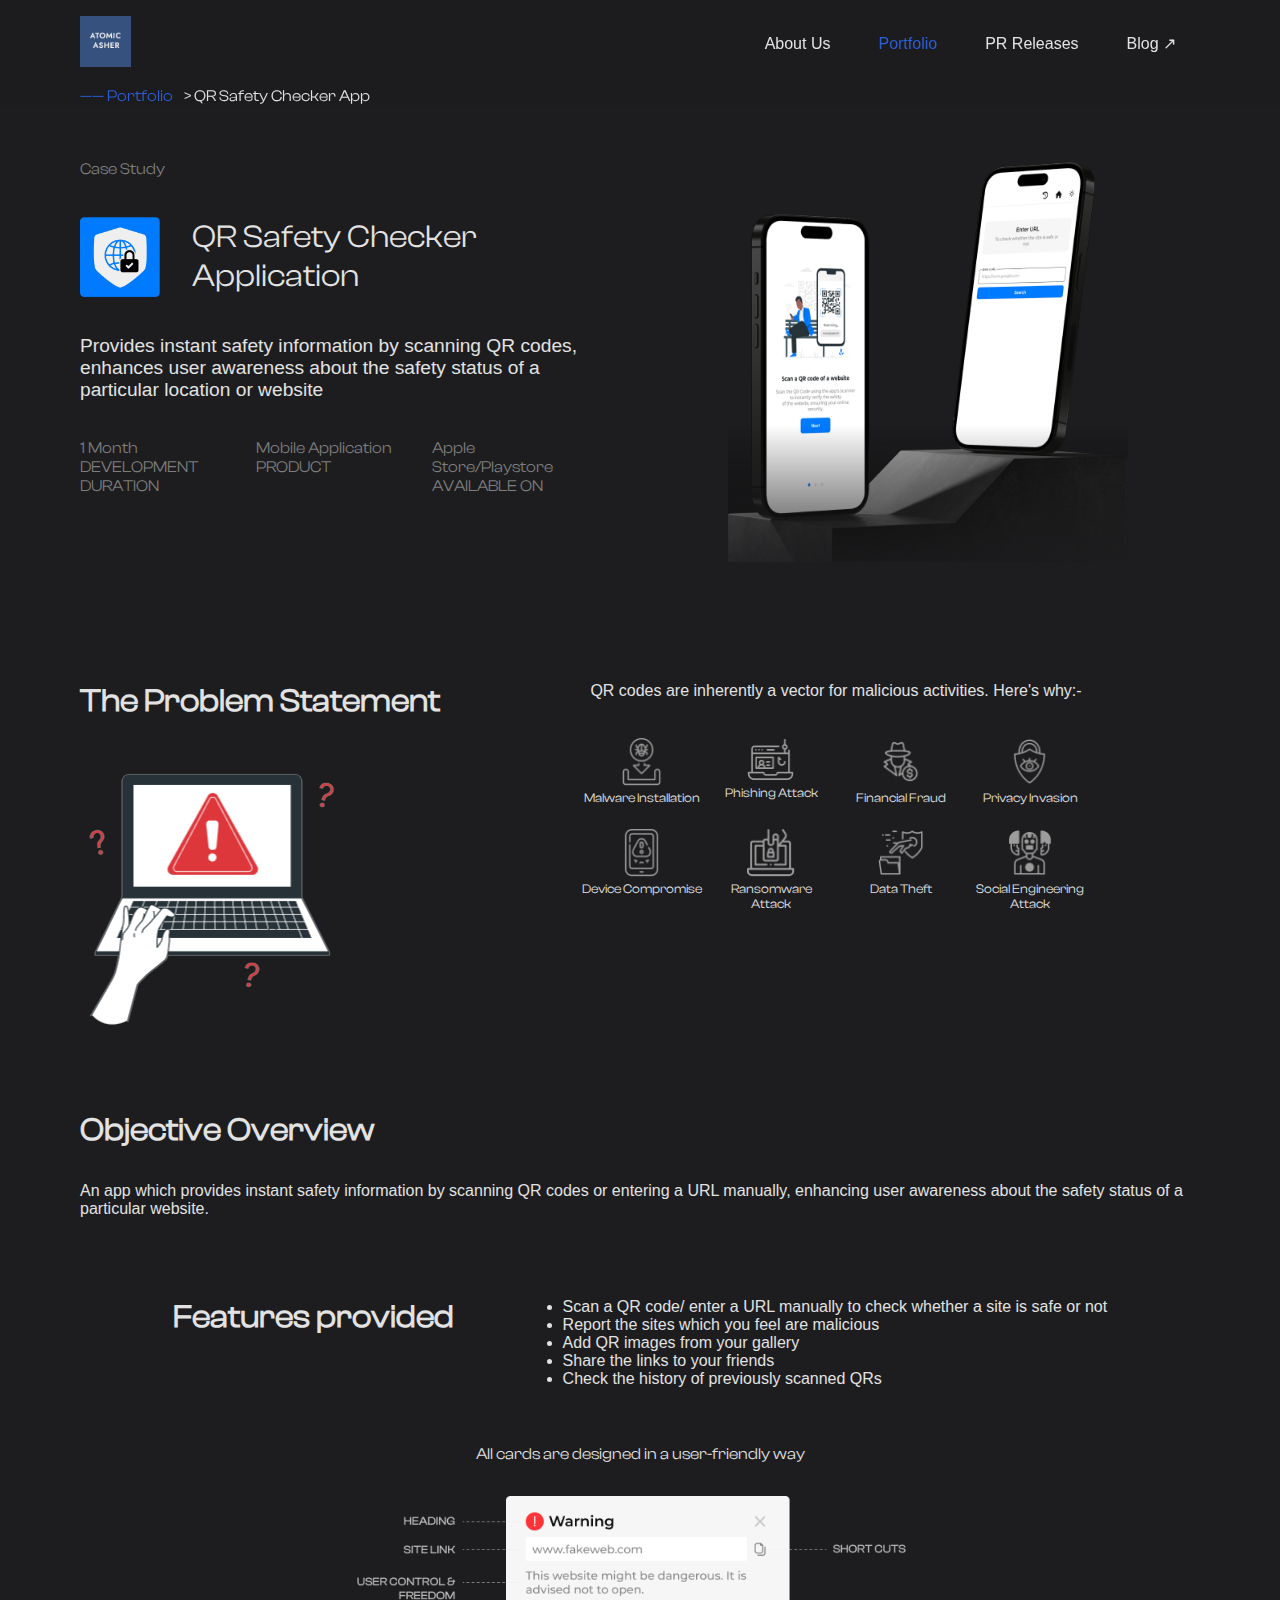
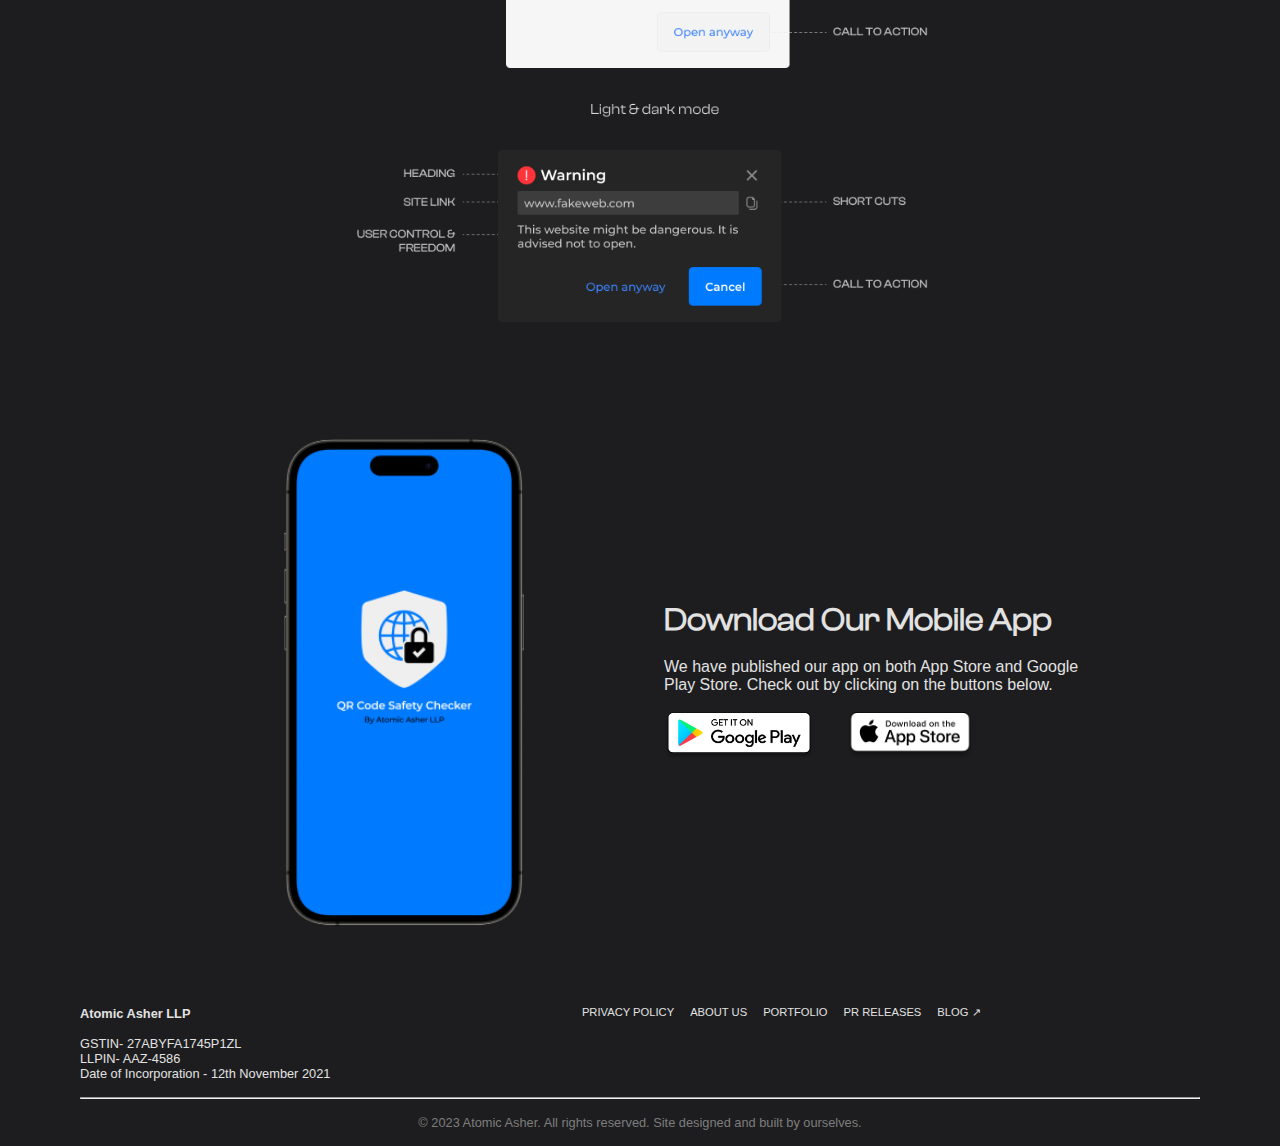
<file: qr-scanner.html>
<!DOCTYPE html>
<html lang="en">
  <head>
    <meta charset="UTF-8" />
    <meta name="viewport" content="width=device-width, initial-scale=1.0" />
    <title>Atomic Asher LLP - Portfolio</title>
    <link rel="stylesheet" href="style2.css" />
    <link
      rel="stylesheet"
      href="https://cdnjs.cloudflare.com/ajax/libs/font-awesome/6.4.2/css/all.min.css"
      integrity="sha512-z3gLpd7yknf1YoNbCzqRKc4qyor8gaKU1qmn+CShxbuBusANI9QpRohGBreCFkKxLhei6S9CQXFEbbKuqLg0DA=="
      crossorigin="anonymous"
      referrerpolicy="no-referrer"
    />
    <link rel="icon" type="image/x-icon" href="images/favicon.jpg" />

    <!--Crisp Tag -->
<script type="text/javascript">window.$crisp=[];window.CRISP_WEBSITE_ID="6914168d-ff5f-43cf-b4d9-f73fb78c882f";(function(){d=document;s=d.createElement("script");s.src="https://client.crisp.chat/l.js";s.async=1;d.getElementsByTagName("head")[0].appendChild(s);})();</script>

  </head>
  <!-- Google tag (gtag.js) -->
  <script
    async
    src="https://www.googletagmanager.com/gtag/js?id=G-ZQ9GLXJN5R"
  ></script>
  <script>
    window.dataLayer = window.dataLayer || [];
    function gtag() {
      dataLayer.push(arguments);
    }
    gtag("js", new Date());

    gtag("config", "G-ZQ9GLXJN5R");
  </script>
  <body>
    <section class="nav-section">
      <nav class="navbar">
        <a href="index.html"
          ><img class="logo-img" src="images/Logo-256x256.jpg" alt="Logo"
        /></a>
        <div class="nav-items">
          <a class="non-blue-txt" href="index.html">About Us</a>
          <a class="blue-link" href="portfolio.html">Portfolio</a>
          <a class="non-blue-txt" href="press-releases.html">PR Releases</a>
          <a class="non-blue-txt" href="https://blog.atomicasher.com/"
            >Blog ↗</a
          >
        </div>
      </nav>
      <div class="nav-sub-txt">
        <p>
          <a class="blue-link" href="portfolio.html">—— Portfolio</a> > QR
          Safety Checker App
        </p>
      </div>
    </section>
    <section class="hero-section">
      <div class="hero-content-wrapper">
        <div class="hero-content-left">
          <p class="grey-txt">Case Study</p>
          <br /><br />
          <div class="title-wrapper">
            <img class="qr-logo" src="images/qr-logo.png" alt="QR App Logo" />
            <p class="title">QR Safety Checker Application</p>
          </div>
          <br /><br />
          <p class="case-study-info open-sans-font">
            Provides instant safety information by scanning QR codes, enhances
            user awareness about the safety status of a particular location or
            website
          </p>
          <br /><br />
          <div class="info-wrapper grey-txt">
            <p>1 Month<br />DEVELOPMENT<br />DURATION</p>
            <p>Mobile Application<br />PRODUCT</p>
            <p>Apple Store/Playstore<br />AVAILABLE ON</p>
          </div>
        </div>
        <div class="hero-content-right">
          <img
            class="iphone-mockup"
            src="images/iphone-mockup.png"
            alt="IPhone Mockup"
          />
        </div>
      </div>
    </section>
    <section class="ps-section">
      <div class="ps-left">
        <h1 class="ps-title">The Problem Statement</h1>
        <img src="images/warning.png" alt="waring clipart" />
      </div>
      <div class="ps-right">
        <p class="open-sans-font">
          QR codes are inherently a vector for malicious activities. Here's
          why:-
        </p>
        <br />
        <br />
        <div class="ps-icon-wrapper">
          <div class="indiv-icon-wrapper">
            <img src="images/icon1.png" alt="" />
            <p>Malware Installation</p>
          </div>
          <div class="indiv-icon-wrapper">
            <img src="images/icon2.png" alt="" />
            <p>Phishing Attack</p>
          </div>
          <div class="indiv-icon-wrapper">
            <img src="images/icon3.png" alt="" />
            <p>Financial Fraud</p>
          </div>
          <div class="indiv-icon-wrapper">
            <img src="images/icon4.png" alt="" />
            <p>Privacy Invasion</p>
          </div>
          <div class="indiv-icon-wrapper">
            <img src="images/icon5.png" alt="" />
            <p>Device Compromise</p>
          </div>
          <div class="indiv-icon-wrapper">
            <img src="images/icon6.png" alt="" />
            <p>Ransomware Attack</p>
          </div>
          <div class="indiv-icon-wrapper">
            <img src="images/icon7.png" alt="" />
            <p>Data Theft</p>
          </div>
          <div class="indiv-icon-wrapper">
            <img src="images/icon8.png" alt="" />
            <p>Social Engineering Attack</p>
          </div>
        </div>
      </div>
    </section>
    <section class="overview-section">
      <h1>Objective Overview</h1>
      <p class="open-sans-font">
        An app which provides instant safety information by scanning QR codes or
        entering a URL manually, enhancing user awareness about the safety
        status of a particular website.
      </p>
    </section>
    <section class="features-section">
      <div class="features-wrapper">
        <h1>Features provided</h1>
        <ul class="open-sans-font">
          <li>
            Scan a QR code/ enter a URL manually to check whether a site is safe
            or not
          </li>
          <li>Report the sites which you feel are malicious</li>
          <li>Add QR images from your gallery</li>
          <li>Share the links to your friends</li>
          <li>Check the history of previously scanned QRs</li>
        </ul>
      </div>
      <br /><br /><br />
      <div class="feature-wrapper-2">
        <p>All cards are designed in a user-friendly way</p>
        <img
          class="features-card-img"
          src="images/card-group.png"
          alt="card description"
        />
      </div>
    </section>
    <section class="download-section">
      <div class="download-left">
        <img
          class="download-phone-img"
          src="images/iphone14screen.png"
          alt=""
        />
      </div>
      <div class="download-right">
        <h1>Download Our Mobile App</h1>
        <br />
        <p>
          We have published our app on both App Store and Google Play Store.
          Check out by clicking on the buttons below.
        </p>
        <br />
        <div class="store-icon-wrapper">
          <a
            href="https://play.google.com/store/apps/details?id=atomicasher.qrscanner"
            ><img class="store-icon" src="images/googleplay_badge.png" alt=""
          /></a>
          <a
            href="https://apps.apple.com/us/app/qr-safety-by-atomic-asher-llp/id6470017537"
            ><img class="store-icon" src="images/appstore_badge.png" alt=""
          /></a>
        </div>
      </div>
    </section>
    <footer class="footer">
      <div class="footer-wrapper">
        <div class="details-footer">
          <h4>Atomic Asher LLP</h4>
          <br />
          <p>GSTIN- 27ABYFA1745P1ZL</p>
          <p>LLPIN- AAZ-4586</p>
          <p>Date of Incorporation - 12th November 2021</p>
        </div>

        <div class="links-footer">
          <div class="mains">
            <a href="privacy.html">PRIVACY POLICY</a>
            <a class="non-blue-txt" href="index.html">ABOUT US</a>
            <a class="blue-link" href="portfolio.html">PORTFOLIO</a>
            <a class="non-blue-txt" href="press-releases.html">PR RELEASES</a>
            <a class="non-blue-txt" href="https://blog.atomicasher.com/"
              >BLOG ↗</a
            >
          </div>
          <div class="icon-wrapper">
            <a href="https://www.linkedin.com/company/atomic-asher-llp/"
              ><i class="fa-brands fa-linkedin-in footer-icon"></i
            ></a>
            <a href="https://twitter.com/AtomicAsher">
              <i class="fa-brands fa-twitter footer-icon"></i
            ></a>
            <a href="https://www.instagram.com/atomicasher/"
              ><i class="fa-brands fa-instagram footer-icon"></i
            ></a>
            <!--<a href="mailto:"
              ><i class="fa-solid fa-envelope footer-icon"></i
            ></a>-->
          </div>
        </div>
      </div>
      <hr />
      <p class="footer-sub grey-txt">
        © 2023 Atomic Asher. All rights reserved. Site designed and built by
        ourselves.
      </p>
    </footer>
    <script src="index.js"></script>
  </body>
</html>
</file>
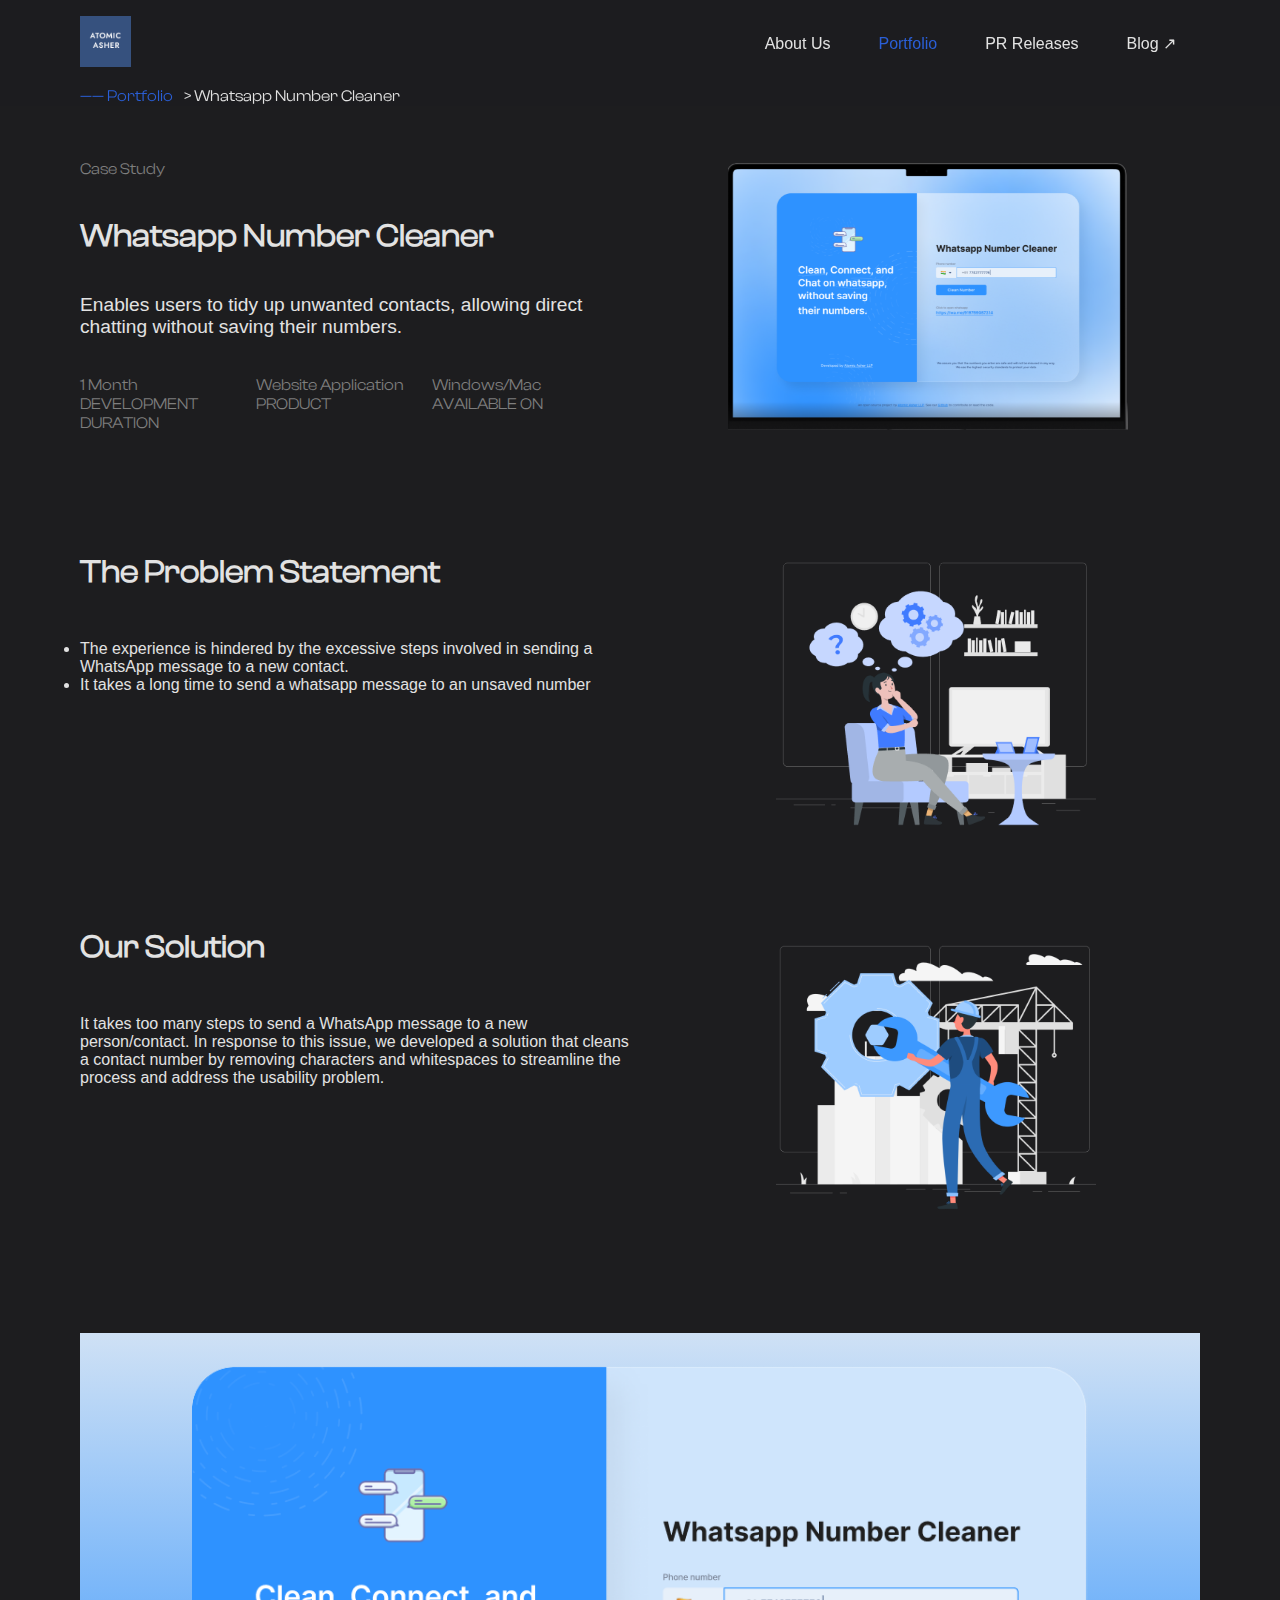
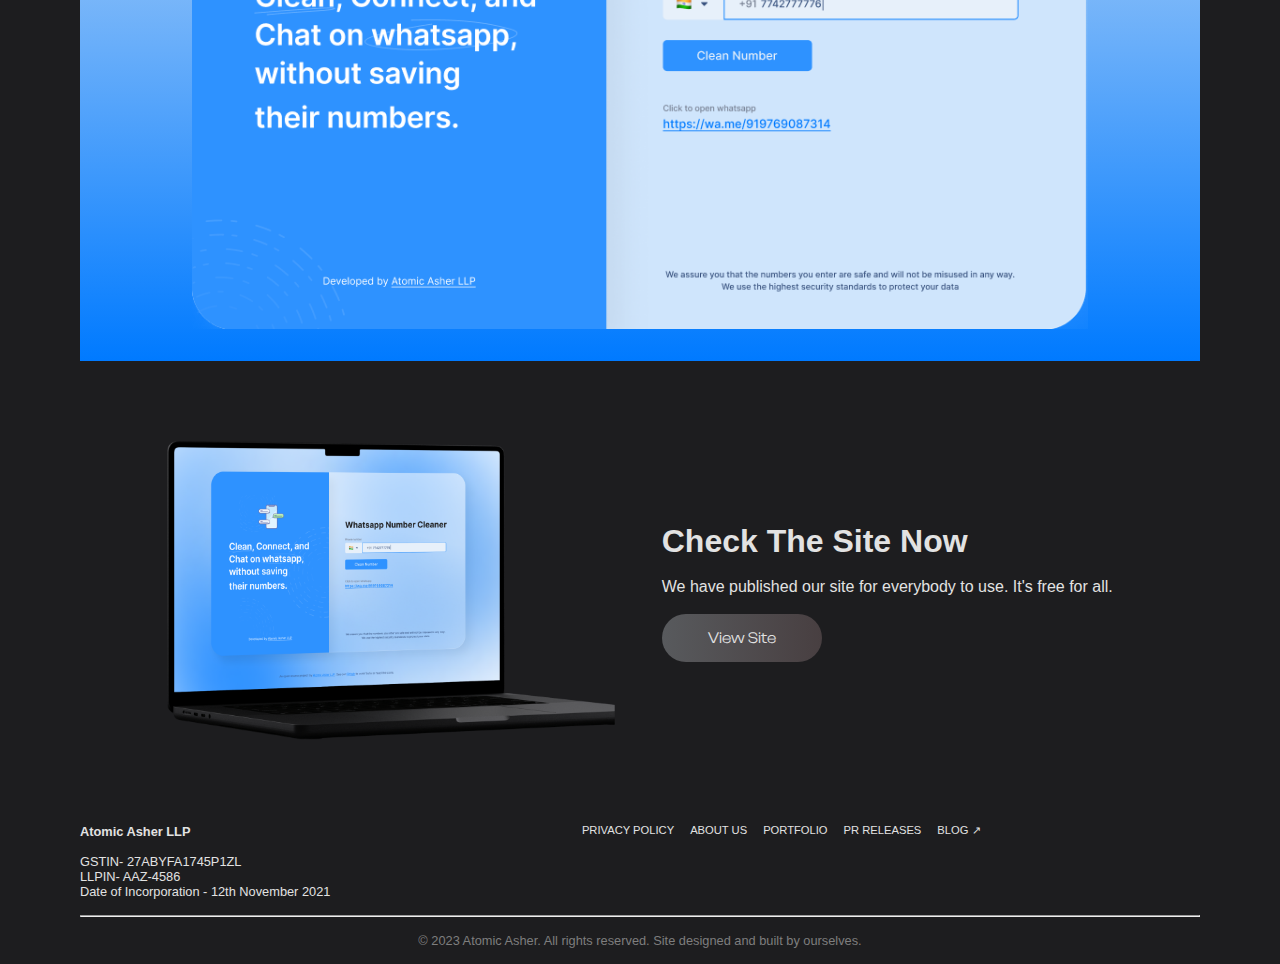
<file: whatsapp-number-cleaner.html>
<!DOCTYPE html>
<html lang="en">
  <head>
    <meta charset="UTF-8" />
    <meta name="viewport" content="width=device-width, initial-scale=1.0" />
    <title>Atomic Asher LLP - Portfolio</title>
    <link rel="stylesheet" href="style2.css" />
    <link
      rel="stylesheet"
      href="https://cdnjs.cloudflare.com/ajax/libs/font-awesome/6.4.2/css/all.min.css"
      integrity="sha512-z3gLpd7yknf1YoNbCzqRKc4qyor8gaKU1qmn+CShxbuBusANI9QpRohGBreCFkKxLhei6S9CQXFEbbKuqLg0DA=="
      crossorigin="anonymous"
      referrerpolicy="no-referrer"
    />
    <link rel="icon" type="image/x-icon" href="images/favicon.jpg" />
  </head>
  <!-- Google tag (gtag.js) -->
  <script
    async
    src="https://www.googletagmanager.com/gtag/js?id=G-ZQ9GLXJN5R"
  ></script>
  <script>
    window.dataLayer = window.dataLayer || [];
    function gtag() {
      dataLayer.push(arguments);
    }
    gtag("js", new Date());

    gtag("config", "G-ZQ9GLXJN5R");
  </script>
  <body>
    <section class="nav-section">
      <nav class="navbar">
        <a href="index.html"
          ><img class="logo-img" src="images/Logo-256x256.jpg" alt="Logo"
        /></a>
        <div class="nav-items">
          <a class="non-blue-txt" href="index.html">About Us</a>
          <a class="blue-link" href="portfolio.html">Portfolio</a>
          <a class="non-blue-txt" href="press-releases.html">PR Releases</a>
          <a class="non-blue-txt" href="https://blog.atomicasher.com/"
            >Blog ↗</a
          >
        </div>
      </nav>
      <div class="nav-sub-txt">
        <p>
          <a class="blue-link" href="portfolio.html">—— Portfolio</a> > Whatsapp
          Number Cleaner
        </p>
      </div>
    </section>
    <section class="hero-section">
      <div class="hero-content-wrapper">
        <div class="hero-content-left">
          <p class="grey-txt">Case Study</p>
          <br /><br />
          <div class="title-wrapper">
            <h1 class="title">Whatsapp Number Cleaner</h1>
          </div>
          <br /><br />
          <p class="case-study-info open-sans-font">
            Enables users to tidy up unwanted contacts, allowing direct chatting
            without saving their numbers.
          </p>
          <br /><br />
          <div class="info-wrapper grey-txt">
            <p>1 Month<br />DEVELOPMENT<br />DURATION</p>
            <p>Website Application<br />PRODUCT</p>
            <p>Windows/Mac<br />AVAILABLE ON</p>
          </div>
        </div>
        <div class="hero-content-right">
          <img
            class="iphone-mockup"
            src="images/number-cleaner-main.png"
            alt="IPhone Mockup"
          />
        </div>
      </div>
    </section>
    <section class="ps-section">
      <div class="ps-left">
        <h1 class="ps-title">The Problem Statement</h1>
        <ul class="open-sans-font">
          <li>
            The experience is hindered by the excessive steps involved in
            sending a WhatsApp message to a new contact.
          </li>
          <li>
            It takes a long time to send a whatsapp message to an unsaved number
          </li>
        </ul>
      </div>
      <div class="ps-right">
        <img
          class="whatsapp-number-cleaner-ps-img"
          src="images/number-cleaner-ps-img.png"
          alt="waring clipart"
        />
      </div>
    </section>
    <section class="our-soln-section">
      <div class="our-soln-left">
        <h1 class="ps-title">Our Solution</h1>
        <p class="open-sans-font">
          It takes too many steps to send a WhatsApp message to a new
          person/contact. In response to this issue, we developed a solution
          that cleans a contact number by removing characters and whitespaces to
          streamline the process and address the usability problem.
        </p>
      </div>
      <div class="our-soln-right">
        <img
          class="whatsapp-number-cleaner-ps-img"
          src="images/our-soln-img.png"
          alt=""
        />
      </div>
    </section>
    <section class="whatsapp-demo-section">
      <img
        class="whatsapp-demo-img"
        src="images/whatsapp-number-demo.png"
        alt="whatsapp number cleaner interface"
      />
    </section>
    <section class="whatsapp-mockup-section">
      <div>
        <img
          class="whatsapp-mockup-img"
          src="images/whatsapp_mockup.png"
          alt=""
        />
      </div>
      <div>
        <h1>Check The Site Now</h1>
        <br />
        <p>
          We have published our site for everybody to use. It's free for all.
        </p>
        <br />
        <a href="https://whatsapp-number-cleaner.netlify.app/"
          ><button class="whatsapp-mockup-btn">View Site</button></a
        >
      </div>
    </section>
    <footer class="footer">
      <div class="footer-wrapper">
        <div class="details-footer">
          <h4>Atomic Asher LLP</h4>
          <br />
          <p>GSTIN- 27ABYFA1745P1ZL</p>
          <p>LLPIN- AAZ-4586</p>
          <p>Date of Incorporation - 12th November 2021</p>
        </div>

        <div class="links-footer">
          <div class="mains">
            <a href="privacy.html">PRIVACY POLICY</a>
            <a class="non-blue-txt" href="index.html">ABOUT US</a>
            <a class="blue-link" href="portfolio.html">PORTFOLIO</a>
            <a class="non-blue-txt" href="press-releases.html">PR RELEASES</a>
            <a class="non-blue-txt" href="https://blog.atomicasher.com/"
              >BLOG ↗</a
            >
          </div>
          <div class="icon-wrapper">
            <a href="https://www.linkedin.com/company/atomic-asher-llp/"
              ><i class="fa-brands fa-linkedin-in footer-icon"></i
            ></a>
            <a href="https://twitter.com/AtomicAsher">
              <i class="fa-brands fa-twitter footer-icon"></i
            ></a>
            <a href="https://www.instagram.com/atomicasher/"
              ><i class="fa-brands fa-instagram footer-icon"></i
            ></a>
            <!--<a href="mailto:"
              ><i class="fa-solid fa-envelope footer-icon"></i
            ></a>-->
          </div>
        </div>
      </div>
      <hr />
      <p class="footer-sub grey-txt">
        © 2023 Atomic Asher. All rights reserved. Site designed and built by
        ourselves.
      </p>
    </footer>
    <script src="index.js"></script>
  </body>
</html>
</file>
<file: style2.css>
:root {
  --primary-font-color: #e2e2e2;
  --secondary-font-color: #2a5fd7;
  --tertiary-color: #d5d5d5;
}

@font-face {
  font-family: ClashdisplaySemibold;
  src: url(fonts/ClashDisplay_Complete/Fonts/OTF/ClashDisplay-Semibold.otf);
}

@font-face {
  font-family: ClashdisplayRegular;
  src: url(fonts/ClashDisplay_Complete/Fonts/OTF/ClashDisplay-Regular.otf);
}

@import url("https://fonts.googleapis.com/css2?family=Open+Sans:wght@300;400&display=swap");

* {
  margin: 0;
  padding: 0;
  box-sizing: border-box;
}

body {
  background-color: #1d1d1f;
  color: var(--primary-font-color);
  font-family: "Open Sans", sans-serif;
  max-width: 1500px;
  margin: auto;
}

/* NAVBAR SECTION */

.nav-section {
  position: fixed;
  width: 100vw;
  top: 0;
  left: 0;
  background-color: rgba(29, 29, 31, 0.8);
}

.navbar {
  width: 100%;
  max-width: 1500px;
  margin: auto;
  display: flex;
  justify-content: space-between;
  padding: 1rem 5rem 0;
}

.nav-sub-txt {
  max-width: 1500px;
  margin: auto;
  padding: 1rem 5rem 0;
  font-family: ClashdisplayRegular, sans-serif;
}
.nav-sub-txt a {
  margin-right: 0.5rem;
}

.nav-items {
  display: flex;
  align-items: center;
}

.nav-items a {
  text-decoration: none;
  margin: 0 1.5rem;
}

.non-blue-txt {
  color: var(--primary-font-color);
}

.blue-link {
  color: var(--secondary-font-color);
  text-decoration: none;
}

.nav-items a:hover {
  color: var(--secondary-font-color);
}

.logo-img {
  width: 4vw;
}

/* PORTFOLIO SECTION */

.portfolio-section {
  margin: 7.5rem 5rem 5rem;
}

.portfolio-heading {
  color: var(--secondary-font-color);
  margin-bottom: 1rem;
  font-family: ClashdisplaySemibold, sans-serif;
}

.portfolio-sub-txt {
  margin-bottom: 1rem;
  font-weight: 300;
}

.portfolio-main-wrapper {
  display: grid;
  grid-template-columns: 1fr 1fr 1fr;
  gap: clamp(1.2rem, 4vw, 5rem);
}

.dash {
  font-weight: bold;
  margin-right: 0.5rem;
}

.img-wrapper {
  background-color: #34373e;
  border-radius: 5px;
  display: flex;
  justify-content: center;
  align-items: center;
  margin-bottom: 1rem;
}

.sub-heading {
  margin-bottom: 0.5rem;
  font-family: ClashdisplayRegular, sans-serif;
  font-size: 1.1rem;
}

.sub-main {
  color: #e1e1e1;
}

.sub-footer {
  font-family: ClashdisplaySemiBold, sans-serif;
  color: #717171;
  font-size: 0.8rem;
  margin-top: 0.5rem;
}

.img-wrapper:hover {
  background-color: #3d99ff;
}

.portfolio-item img {
  width: 100%;
  height: 100%;
}

/* OTHER PROJECTS */

.other-projects {
  margin: 5rem;
}

.other-projects-header {
  color: var(--secondary-font-color);
  margin-bottom: 2rem;
  font-family: ClashdisplaySemibold, sans-serif;
}

.other-projects-main {
  margin-bottom: 2rem;
}

/* HERO SECTION */

.hero-section {
  margin: 10rem 5rem 0;
}

.hero-content-wrapper {
  display: grid;
  grid-template-columns: 1fr 1fr;
  /* gap: clamp(1.2rem, 4vw, 5rem); */
  column-gap: 2rem;
}

.hero-content-left {
  width: 40vw;
  font-family: ClashdisplayRegular, sans-serif;
}

.hero-content-right {
  display: flex;
  justify-content: center;
  align-self: center;
}

.case-study-info {
  font-size: 1.2rem;
}

.open-sans-font {
  font-family: "Open Sans", sans-serif;
}

.qr-logo {
  height: 5rem;
}
.chatbot-logo {
    width: 100%; /* Scale based on the container's width */
    max-width: 400px; /* Adjust this to the actual width of your image */
    height: auto; /* This maintains the aspect ratio */
}
.iphone-mockup {
  width: clamp(18rem, 40vw, 25rem);
}

.free-hand-mockup {
  width: clamp(10rem, 30vw, 20rem);
}

.title-wrapper {
  display: flex;
  justify-content: space-between;
  align-items: center;
  gap: 2rem;
}

.title {
  font-size: clamp(1.4rem, 2.5vw, 2.4rem);
  font-family: ClashdisplayRegular, sans-serif;
}

.info-wrapper {
  display: grid;
  grid-template-columns: 1fr 1fr 1fr;
  grid-gap: 1rem;
  font-size: 1rem;
}

/* PS SECTION */

.ps-section {
  margin: 7.5rem 5rem 5rem;
  font-family: ClashdisplayRegular, sans-serif;
  display: flex;
  gap: 2rem;
  flex-wrap: wrap;
  justify-content: center;
}

.ps-left {
  max-width: 50%;
}

.ps-title {
  margin-bottom: 3rem;
}

.ps-right {
  flex-grow: 1;
  text-align: center;
}

.ps-icon-wrapper {
  display: grid;
  grid-template-columns: repeat(4, 1fr);
  grid-template-rows: repeat(2, 1fr);
  row-gap: 0.5rem;
  column-gap: 0.5rem;
  width: 70%;
  margin: auto;
}

.ps-icon-wrapper img {
  justify-self: center;
  align-self: center;
  width: 3rem;
}

.ps-icon-wrapper p {
  font-size: 0.8rem;
}

.whatsapp-number-cleaner-ps-img {
  width: clamp(18rem, 25vw, 23rem);
}

.new-qrs-ps-img {
  width: clamp(18rem, 30vw, 32rem);
}

/* OUR SOULTION SECTION */

.our-soln-section {
  margin: 5rem;
  font-family: ClashdisplayRegular, sans-serif;
  display: flex;
  gap: 2rem;
  flex-wrap: wrap;
  /* justify-content: space-between; */
}

.our-soln-left {
  max-width: 50%;
}

.our-soln-title {
  margin-bottom: 3rem;
}

.our-soln-right {
  flex-grow: 1;
  text-align: center;
}

.our-soln-img {
  width: clamp(18rem, 25vw, 23rem);
}

.our-soln-right-counterfeiting {
  display: flex;
  justify-self: center;
  align-items: center;
}

/* UI SCREENS SECTION */

.ui-screens-section {
  margin: 5rem;
  font-family: ClashdisplayRegular, sans-serif;
}

.ui-screens-1 {
  display: grid;
  grid-template-columns: repeat(3, 1fr);
  column-gap: 0.5rem;
}

.ui-screen-1-img {
  width: 20rem;
}

.ui-screens-2 {
  display: grid;
  grid-template-columns: repeat(3, 1fr);
  column-gap: 0.5rem;
}

.ui-screen-2-img {
  width: 32rem;
}

.ui-txt1 {
  font-size: 10px;
  align-self: center;
  width: 70%;
}

.left-txt {
  justify-self: end;
  text-align: right;
}

.right-txt {
  text-align: left;
  justify-self: left;
}

.ui-txt2 {
  font-size: 10px;
  align-self: center;
  width: 70%;
}

/* WHATSAPP DEMO SECTION */

.whatsapp-demo-section {
  display: flex;
  justify-content: center;
  align-items: center;
  margin: 5rem;
  background: linear-gradient(#cfe1f5, #007aff);
}

.whatsapp-demo-img {
  width: 80%;
  margin: 2rem;
}

/* OVERVIEW SECTION */

.overview-section {
  margin: 5rem;
  display: flex;
  font-family: ClashdisplayRegular, sans-serif;
  flex-wrap: wrap;
  gap: 2rem;
}

/* FEATURES SECTION */

.features-section {
  margin: 5rem;
  font-family: ClashdisplayRegular, sans-serif;
}

.features-wrapper {
  display: flex;
  justify-content: space-evenly;
  gap: 1rem;
  flex-wrap: wrap;
}

.features-card-img {
  margin: 2rem 0;
  width: clamp(15rem, 45vw, 45rem);
}

.feature-wrapper-2 {
  text-align: center;
}

/* DOWNLOAD SECTION */

.download-section {
  margin: 5rem auto;
  width: 70%;
  display: grid;
  grid-template-columns: 1fr 1fr;
  column-gap: 3rem;
  /* justify-content: space-around;
  align-items: center; */
}

.download-phone-img {
  width: 15rem;
}

.store-icon-wrapper {
  display: flex;
  gap: 2rem;
  /* justify-content: center; */
}

.store-icon {
  height: 3rem;
}

.download-right {
  align-self: center;
}

.download-left {
  display: flex;
  justify-content: center;
  align-items: center;
}

.download-right h1 {
  font-family: ClashdisplayRegular, sans-serif;
}

/* WHATSAPP MOCKUP SECTION */

.whatsapp-mockup-section {
  margin: 5rem 10rem;
  display: flex;
  gap: 2rem;
  justify-content: space-around;
  align-items: center;
}

.whatsapp-mockup-img {
  width: clamp(18rem, 35vw, 35rem);
}

.whatsapp-mockup-btn {
  background: linear-gradient(to right, #585a5d, #483f41);
  /* border: 1px solid linear-gradient(#fff, #525252); */
  border: none;
  border-radius: 1.5rem;
  height: 3rem;
  width: 10rem;
  font-size: 1rem;
  box-shadow: 0 0 0 3px var(--background-color), 0 0 0 6px #525252;
  color: var(--primary-font-color);
  font-family: ClashdisplayRegular, sans-serif;
}

.whatsapp-mockup-btn:hover {
  background: var(--secondary-font-color);
}

/* FOOTER */

.footer {
  margin: 5rem 5rem 0;
}

.mains {
  font-size: 0.7rem;
  display: flex;
  gap: 1rem;
  justify-content: center;
}

.mains a {
  color: var(--primary-font-color);
  text-decoration: none;
}

.mains a:hover {
  color: var(--secondary-font-color);
}

.details-footer {
  font-size: 0.8rem;
}

.links-footer {
  flex-basis: 0;
  flex-grow: 1;
  text-align: center;
}

.footer-wrapper {
  display: flex;
  width: 100%;
  margin-bottom: 1rem;
  flex-wrap: wrap;
  gap: 2rem;
}

.icon-wrapper {
  margin: 1rem 0;
  display: flex;
  justify-content: center;
  gap: 2rem;
}

.icon-wrapper a {
  color: var(--primary-font-color);
}

.footer-sub {
  margin: 1rem 0;
  text-align: center;
  font-size: 0.8rem;
}

.footer-icon:hover {
  color: var(--secondary-font-color);
}

.grey-txt {
  color: #7e7e7e;
}

@media screen and (max-width: 1000px) {
}

@media screen and (max-width: 600px) {
  .ps-icon-wrapper {
    display: grid;
    grid-template-columns: repeat(2, 1fr);
    grid-template-rows: repeat(4, 1fr);
    row-gap: 1rem;
    column-gap: 0.5rem;
  }

  .download-section {
    margin: 2rem auto;
    width: 70%;
    display: grid;
    grid-template-columns: 1fr;
    grid-template-rows: 1fr 1fr;
    row-gap: 3rem;
    /* justify-content: space-around;
  align-items: center; */
  }

  .info-wrapper {
    font-size: 0.8rem;
  }

  .ui-screen-1-img {
    width: 12rem;
  }
  .ui-screen-2-img {
    width: 18rem;
  }

  .case-study-info {
    font-size: 1rem;
  }

  .footer {
    margin: 5rem 2rem 0;
  }
}

@media screen and (max-width: 800px) {
  .navbar {
    padding: 1rem 2rem 0;
    font-size: 0.8rem;
  }
  .nav-items a {
    margin: 0 0.5rem;
  }
  .nav-sub-txt {
    font-size: 0.8rem;
  }
  .nav-sub-txt {
    margin: auto;
    padding: 1rem 2rem 0;
  }
  .nav-sub-txt a {
    margin-right: 0.5rem;
  }
  .overview-section {
    margin: 5rem 2rem;
  }
  .features-section {
    margin: 5rem 2rem;
  }
  .other-projects {
    margin: 2rem;
  }
  .hero-section {
    margin: 8.5rem 2rem 5rem;
  }
  .download-section {
    margin: 5rem 2rem 2rem;
  }
  .store-icon {
    height: 2.5rem;
  }
  .our-soln-section {
    margin: 5rem 2rem;
  }
  .ps-section {
    margin: 5rem 2rem;
  }
  .hero-content-wrapper {
    display: block;
  }
  .hero-content-left {
    width: 100%;
  }
  .whatsapp-mockup-section {
    flex-direction: column;
    margin: 5rem 2rem;
    text-align: center;
  }
  .portfolio-section {
    margin: 5rem 2rem;
  }
  .portfolio-main-wrapper {
    display: grid;
    grid-template-columns: 1fr;
    grid-template-rows: 1fr, 1fr, 1fr;
    gap: clamp(1.2rem, 4vw, 5rem);
  }
  .ps-left {
    max-width: 100%;
  }
  .our-soln-left {
    max-width: 100%;
  }
  .ui-screens-section {
    margin: 5rem 2rem;
  }
  .whatsapp-demo-section {
    margin: 5rem 2rem;
  }
  .ui-screens-1,
  .ui-screens-2 {
    grid-template-columns: 1fr;
    grid-template-rows: 1fr, 1fr, 1fr;
  }
  .left-txt,
  .right-txt {
    justify-self: center;
    text-align: center;
  }
  .ui-txt1,
  .ui-txt2 {
    align-self: center;
  }
  .ui-screen-1-img,
  .ui-screen-2-img {
    margin: 2rem auto;
  }
  .ui-screen-1-img {
    width: 15rem;
  }
}
</file>
<file: style4.css>
:root {
  --background-color: #1d1d1f;
  --primary-font-color: #fff;
  --secondary-font-color: #2a5fd7;
  --tertiary-color: #d5d5d5;
}

@font-face {
  font-family: ClashdisplaySemibold;
  src: url(fonts/ClashDisplay_Complete/Fonts/OTF/ClashDisplay-Semibold.otf);
}

@font-face {
  font-family: ClashdisplayRegular;
  src: url(fonts/ClashDisplay_Complete/Fonts/OTF/ClashDisplay-Regular.otf);
}

@import url("https://fonts.googleapis.com/css2?family=Open+Sans:wght@300;400&display=swap");

* {
  margin: 0;
  padding: 0;
  box-sizing: border-box;
}

body {
  background-color: var(--background-color);
  color: var(--primary-font-color);
  font-family: "Open Sans", sans-serif;
  max-width: 1500px;
  margin: auto;
}

/* NAVBAR SECTION */

.nav-section {
  position: fixed;
  width: 100vw;
  top: 0;
  left: 0;
  background-color: rgba(29, 29, 31, 0.8);
}

.navbar {
  width: 100%;
  max-width: 1500px;
  margin: auto;
  display: flex;
  justify-content: space-between;
  padding: 1rem 5rem 0;
}

.nav-items {
  display: flex;
  align-items: center;
}

.nav-items a {
  text-decoration: none;
  margin: 0 1.5rem;
}

.non-blue-txt {
  color: var(--primary-font-color);
}

.blue-link {
  color: var(--secondary-font-color);
  text-decoration: none;
}

.nav-items a:hover {
  color: var(--secondary-font-color);
}

.logo-img {
  width: 4vw;
}

/* MAIN WRAPPER */

.main-wrapper {
  display: flex;
  flex-direction: column;
  min-height: 100vh;
}

/* PRESS RELEASE SECTION */

.press-release {
  margin: 6rem 10rem 0;
  color: var(--primary-font-color);
  flex-grow: 1;
}

.press-release-header {
  color: var(--secondary-font-color);
  margin-bottom: 2rem;
  font-family: ClashdisplaySemibold, sans-serif;
}

.light-txt {
  color: #7e7e7e;
}

.read-more-link {
  font-size: 0.9rem;
  color: var(--secondary-font-color);
}

.cta-btn {
  background: var(--primary-font-color);
  /* border: 1px solid linear-gradient(#fff, #525252); */
  border: none;
  border-radius: 1.5rem;
  height: 2.7rem;
  width: 10rem;
  font-size: 1rem;
  margin: 2rem 0;
  box-shadow: 0 0 0 1px #fff, 0 0 0 2px #525252;
  color: var(--background-color);
  font-family: ClashdisplayRegular, sans-serif;
  letter-spacing: 0.8px;
}

.cta-btn:hover {
  background: var(--secondary-font-color);
}

/* FOOTER */

.footer {
  margin: 5rem 5rem 0;
}

.mains {
  font-size: 0.7rem;
  display: flex;
  gap: 1rem;
  justify-content: center;
}

.mains a {
  color: var(--primary-font-color);
  text-decoration: none;
}

.mains a:hover {
  color: var(--secondary-font-color);
}

.details-footer {
  font-size: 0.8rem;
}

.links-footer {
  flex-basis: 0;
  flex-grow: 1;
  text-align: center;
}

.footer-wrapper {
  display: flex;
  width: 100%;
  margin-bottom: 1rem;
  flex-wrap: wrap;
  gap: 2rem;
}

.icon-wrapper {
  margin: 1rem 0;
  display: flex;
  justify-content: center;
  gap: 2rem;
}

.icon-wrapper a {
  color: var(--primary-font-color);
}

.footer-sub {
  margin: 1rem 0;
  text-align: center;
  font-size: 0.8rem;
}

.footer-icon:hover {
  color: var(--secondary-font-color);
}

.grey-txt {
  color: #7e7e7e;
}

@media screen and (max-width: 520px) {
  .press-release {
    font-size: 1rem;
  }
}

@media screen and (max-width: 600px) {
  .footer {
    margin: 5rem 2rem 0;
  }
}

@media screen and (max-width: 800px) {
  .press-release {
    margin: 5rem 2rem;
  }
  .navbar {
    padding: 1rem 2rem 0;
    font-size: 0.8rem;
  }
  .nav-items a {
    margin: 0 0.5rem;
  }
  .read-more-link {
    font-size: 0.82rem;
  }
}
</file>
<file: style3.css>
:root {
  --background-color: #1d1d1f;
  --primary-font-color: #fff;
  --secondary-font-color: #2a5fd7;
  --tertiary-color: #d5d5d5;
}

@font-face {
  font-family: ClashdisplaySemibold;
  src: url(fonts/ClashDisplay_Complete/Fonts/OTF/ClashDisplay-Semibold.otf);
}

@font-face {
  font-family: ClashdisplayRegular;
  src: url(fonts/ClashDisplay_Complete/Fonts/OTF/ClashDisplay-Regular.otf);
}

@import url("https://fonts.googleapis.com/css2?family=Open+Sans:wght@300;400&display=swap");

* {
  margin: 0;
  padding: 0;
  box-sizing: border-box;
}

body {
  background-color: var(--background-color);
  color: var(--primary-font-color);
  max-width: 1500px;
  margin: auto;
  font-family: "Open Sans", sans-serif;
}

/* NAVBAR SECTION */

.nav-section {
  position: fixed;
  width: 100vw;
  top: 0;
  left: 0;
  background-color: rgba(29, 29, 31, 0.8);
}

.navbar {
  width: 100%;
  max-width: 1500px;
  margin: auto;
  display: flex;
  justify-content: space-between;
  padding: 1rem 5rem 0;
}

.nav-items {
  display: flex;
  align-items: center;
}

.nav-items a {
  text-decoration: none;
  margin: 0 1.5rem;
}

.non-blue-txt {
  color: var(--primary-font-color);
}

.nav-items a:hover {
  color: var(--secondary-font-color);
}

.logo-img {
  width: 4vw;
}

/* PRIVACY SECTION */

.privacy-section {
  margin: 5rem 5rem 2rem;
  line-height: 1.6;
  font-family: ClashdisplayRegular, sans-serif;
}

.header {
  font-size: 1rem;
}

.email {
  color: var(--primary-font-color);
}

@media screen and (max-width: 800px) {
  .navbar {
    padding: 1rem 2rem 0;
    font-size: 0.8rem;
  }
  .nav-items a {
    margin: 0 0.5rem;
  }
}
</file>
